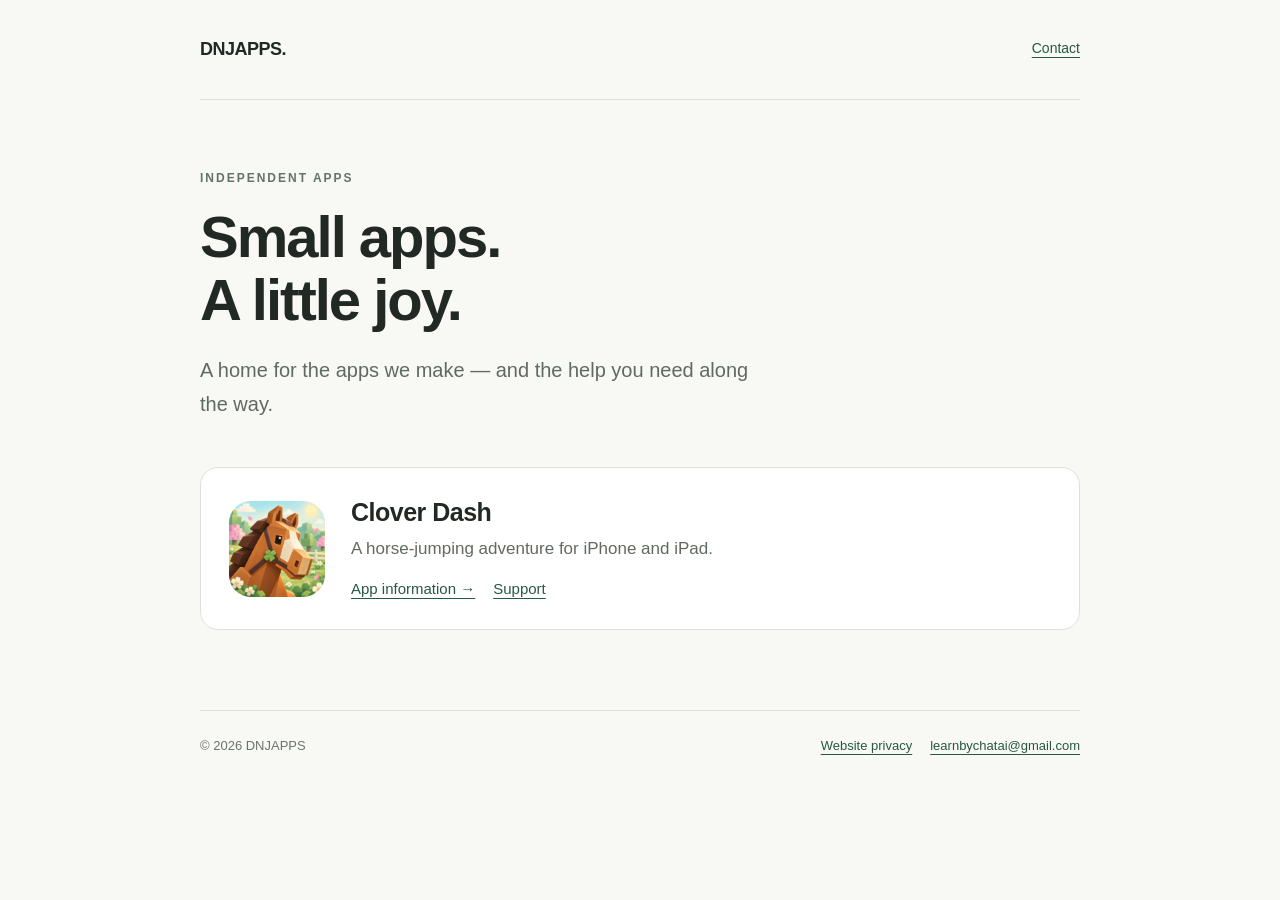
<file: index.html>
<!doctype html>
<html lang="en"><head><meta charset="utf-8"><meta name="viewport" content="width=device-width,initial-scale=1"><title>Small apps. A little joy. · DNJAPPS</title><meta name="description" content="Independent apps by DNJAPPS. Official app information, support and privacy."><meta name="theme-color" content="#f8f8f5"><link rel="canonical" href="https://dnjapps.live/"><link rel="icon" href="/assets/favicon.svg" type="image/svg+xml"><link rel="stylesheet" href="/assets/site.css"></head><body><header><a class="brand" href="/">DNJAPPS<span aria-hidden="true">.</span></a><a class="toplink" href="mailto:learnbychatai@gmail.com">Contact</a></header><main><p class="eyebrow">Independent apps</p><h1>Small apps.<br>A little joy.</h1><p class="lead">A home for the apps we make — and the help you need along the way.</p><section class="card" aria-labelledby="clover-title"><img class="icon" src="/assets/clover-dash.png" width="96" height="96" alt="Clover Dash horse and rider"><div><h2 id="clover-title">Clover Dash</h2><p>A horse-jumping adventure for iPhone and iPad.</p><div class="links"><a href="/clover-dash/">App information →</a><a href="/clover-dash/support.html">Support</a></div></div></section></main><footer><span>© 2026 DNJAPPS</span><div class="links"><a href="/privacy.html">Website privacy</a><a href="mailto:learnbychatai@gmail.com">learnbychatai@gmail.com</a></div></footer></body></html>
</file>
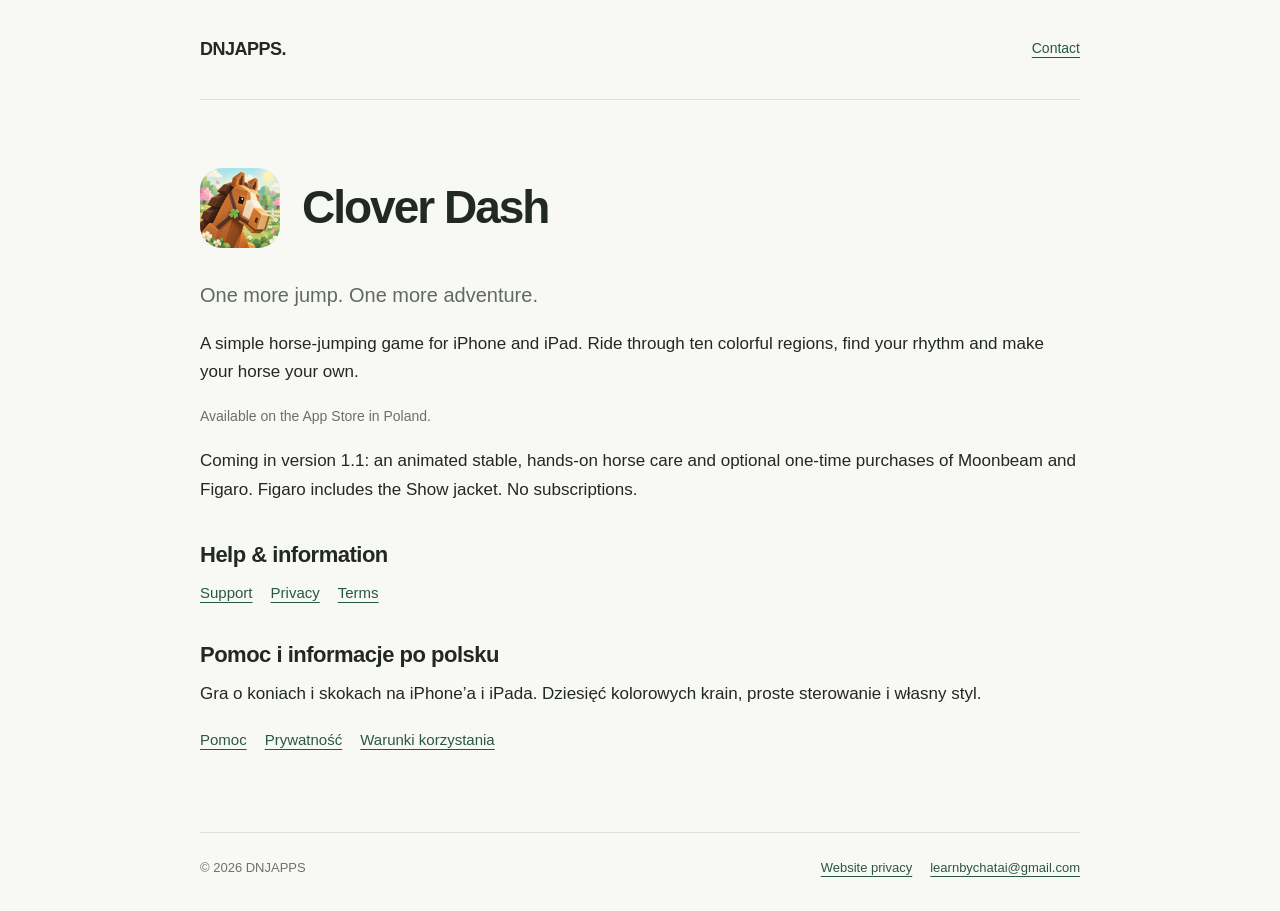
<file: clover-dash/index.html>
<!doctype html>
<html lang="en"><head><meta charset="utf-8"><meta name="viewport" content="width=device-width,initial-scale=1"><title>Clover Dash · DNJAPPS</title><meta name="description" content="Independent apps by DNJAPPS. Official app information, support and privacy."><meta name="theme-color" content="#f8f8f5"><link rel="canonical" href="https://dnjapps.live/clover-dash/index.html"><link rel="icon" href="/assets/favicon.svg" type="image/svg+xml"><link rel="stylesheet" href="/assets/site.css"></head><body><header><a class="brand" href="/">DNJAPPS<span aria-hidden="true">.</span></a><a class="toplink" href="mailto:learnbychatai@gmail.com">Contact</a></header><main><div class="apphead"><img class="icon" src="/assets/clover-dash.png" width="80" height="80" alt=""><h1>Clover Dash</h1></div><p class="lead">One more jump. One more adventure.</p><p>A simple horse-jumping game for iPhone and iPad. Ride through ten colorful regions, find your rhythm and make your horse your own.</p><p class="muted">Available on the App Store in Poland.</p><p>Coming in version 1.1: an animated stable, hands-on horse care and optional one-time purchases of Moonbeam and Figaro. Figaro includes the Show jacket. No subscriptions.</p><h2>Help &amp; information</h2><div class="links"><a href="support.html">Support</a><a href="privacy.html">Privacy</a><a href="terms.html">Terms</a></div><section lang="pl"><h2>Pomoc i informacje po polsku</h2><p>Gra o koniach i skokach na iPhone’a i iPada. Dziesięć kolorowych krain, proste sterowanie i własny styl.</p><div class="links"><a href="pl/support.html">Pomoc</a><a href="pl/privacy.html">Prywatność</a><a href="pl/terms.html">Warunki korzystania</a></div></section></main><footer><span>© 2026 DNJAPPS</span><div class="links"><a href="/privacy.html">Website privacy</a><a href="mailto:learnbychatai@gmail.com">learnbychatai@gmail.com</a></div></footer></body></html>
</file>
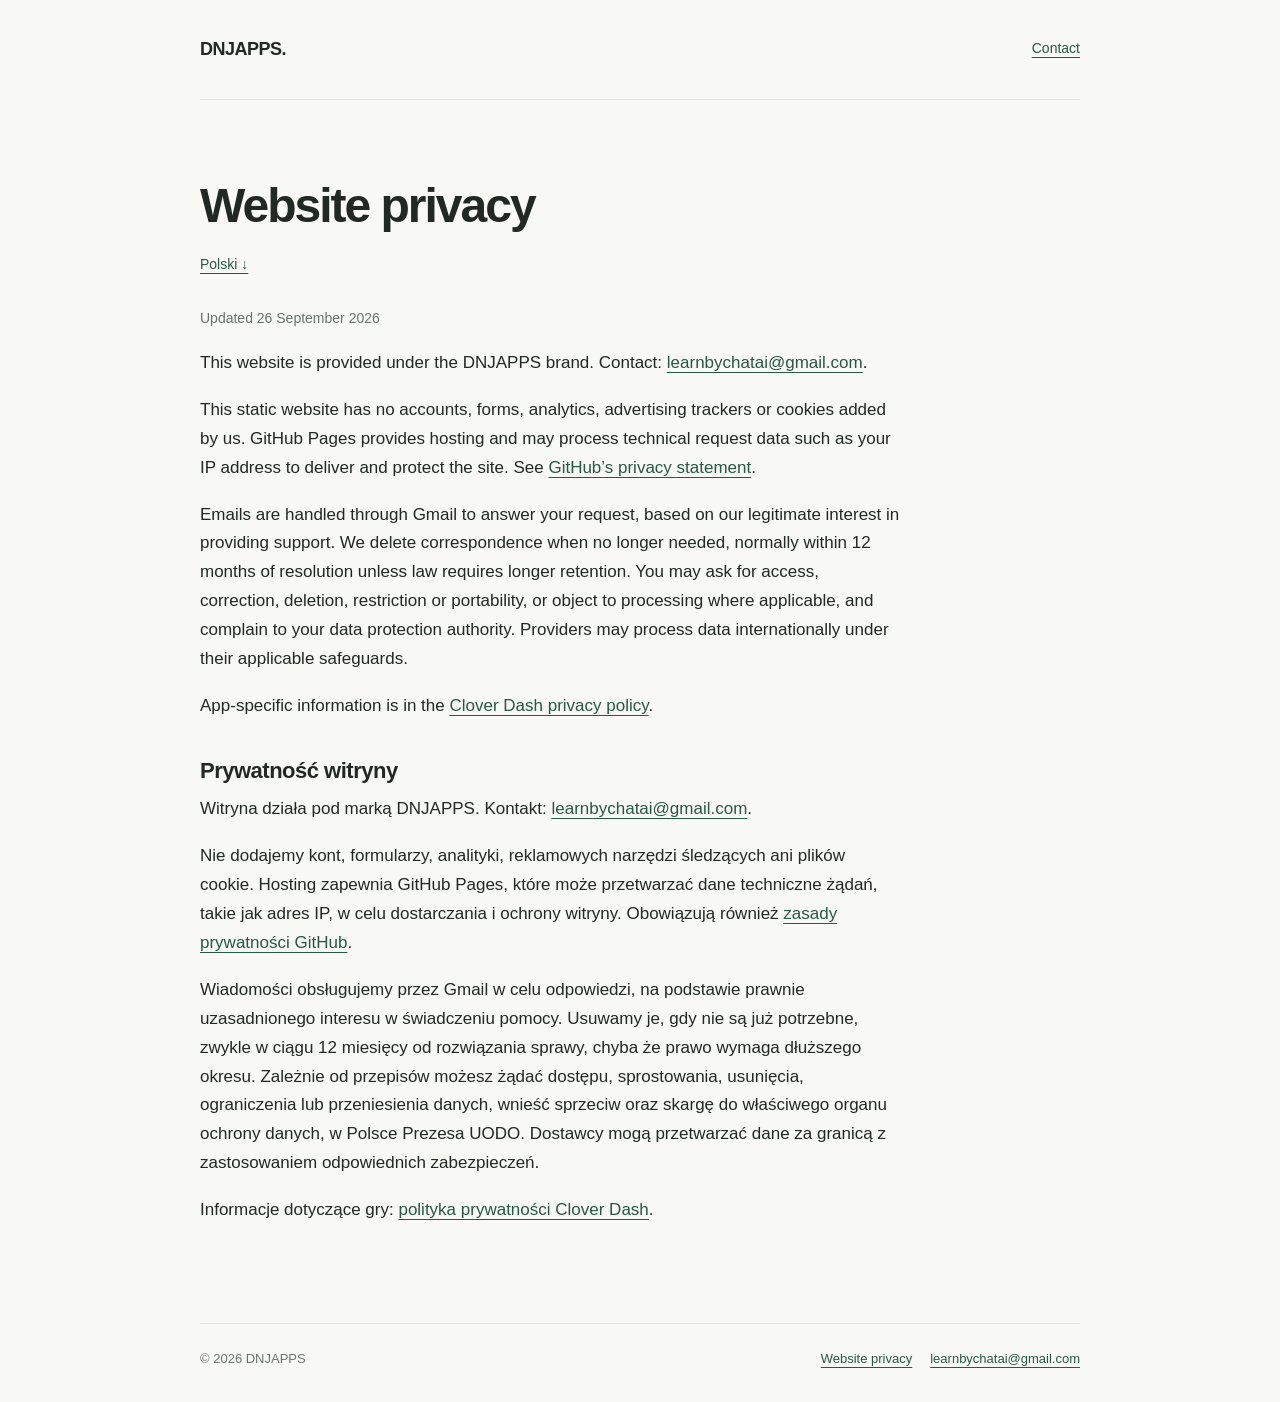
<file: privacy.html>
<!doctype html>
<html lang="en"><head><meta charset="utf-8"><meta name="viewport" content="width=device-width,initial-scale=1"><title>Website privacy · DNJAPPS</title><meta name="description" content="Independent apps by DNJAPPS. Official app information, support and privacy."><meta name="theme-color" content="#f8f8f5"><link rel="canonical" href="https://dnjapps.live/privacy.html"><link rel="icon" href="/assets/favicon.svg" type="image/svg+xml"><link rel="stylesheet" href="/assets/site.css"></head><body><header><a class="brand" href="/">DNJAPPS<span aria-hidden="true">.</span></a><a class="toplink" href="mailto:learnbychatai@gmail.com">Contact</a></header><main><article class="article"><h1>Website privacy</h1><p class="lang"><a href="#pl">Polski ↓</a></p><p class="meta">Updated 26 September 2026</p><p>This website is provided under the DNJAPPS brand. Contact: <a href="mailto:learnbychatai@gmail.com">learnbychatai@gmail.com</a>.</p><p>This static website has no accounts, forms, analytics, advertising trackers or cookies added by us. GitHub Pages provides hosting and may process technical request data such as your IP address to deliver and protect the site. See <a href="https://docs.github.com/en/site-policy/privacy-policies/github-general-privacy-statement">GitHub’s privacy statement</a>.</p><p>Emails are handled through Gmail to answer your request, based on our legitimate interest in providing support. We delete correspondence when no longer needed, normally within 12 months of resolution unless law requires longer retention. You may ask for access, correction, deletion, restriction or portability, or object to processing where applicable, and complain to your data protection authority. Providers may process data internationally under their applicable safeguards.</p><p>App-specific information is in the <a href="/clover-dash/privacy.html">Clover Dash privacy policy</a>.</p><section id="pl" lang="pl"><h2>Prywatność witryny</h2><p>Witryna działa pod marką DNJAPPS. Kontakt: <a href="mailto:learnbychatai@gmail.com">learnbychatai@gmail.com</a>.</p><p>Nie dodajemy kont, formularzy, analityki, reklamowych narzędzi śledzących ani plików cookie. Hosting zapewnia GitHub Pages, które może przetwarzać dane techniczne żądań, takie jak adres IP, w celu dostarczania i ochrony witryny. Obowiązują również <a href="https://docs.github.com/en/site-policy/privacy-policies/github-general-privacy-statement">zasady prywatności GitHub</a>.</p><p>Wiadomości obsługujemy przez Gmail w celu odpowiedzi, na podstawie prawnie uzasadnionego interesu w świadczeniu pomocy. Usuwamy je, gdy nie są już potrzebne, zwykle w ciągu 12 miesięcy od rozwiązania sprawy, chyba że prawo wymaga dłuższego okresu. Zależnie od przepisów możesz żądać dostępu, sprostowania, usunięcia, ograniczenia lub przeniesienia danych, wnieść sprzeciw oraz skargę do właściwego organu ochrony danych, w Polsce Prezesa UODO. Dostawcy mogą przetwarzać dane za granicą z zastosowaniem odpowiednich zabezpieczeń.</p><p>Informacje dotyczące gry: <a href="/clover-dash/pl/privacy.html">polityka prywatności Clover Dash</a>.</p></section></article></main><footer><span>© 2026 DNJAPPS</span><div class="links"><a href="/privacy.html">Website privacy</a><a href="mailto:learnbychatai@gmail.com">learnbychatai@gmail.com</a></div></footer></body></html>
</file>
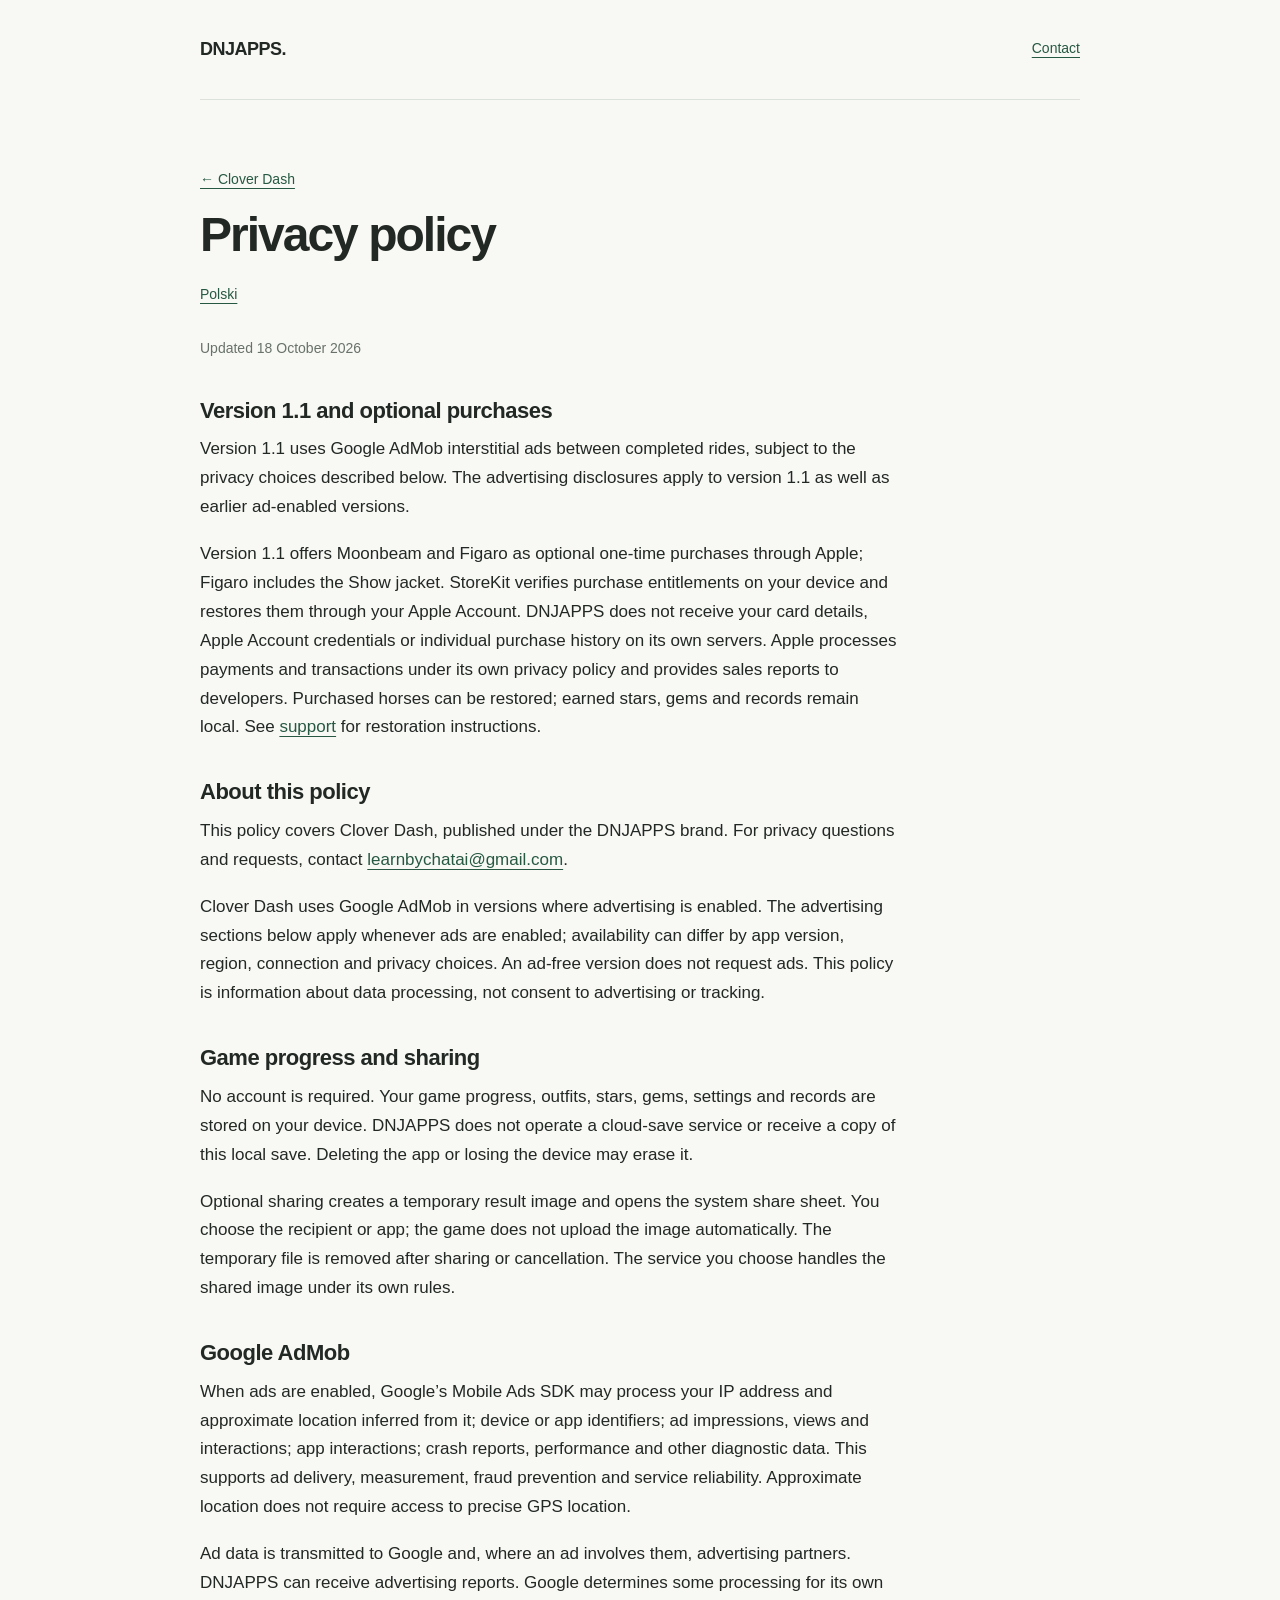
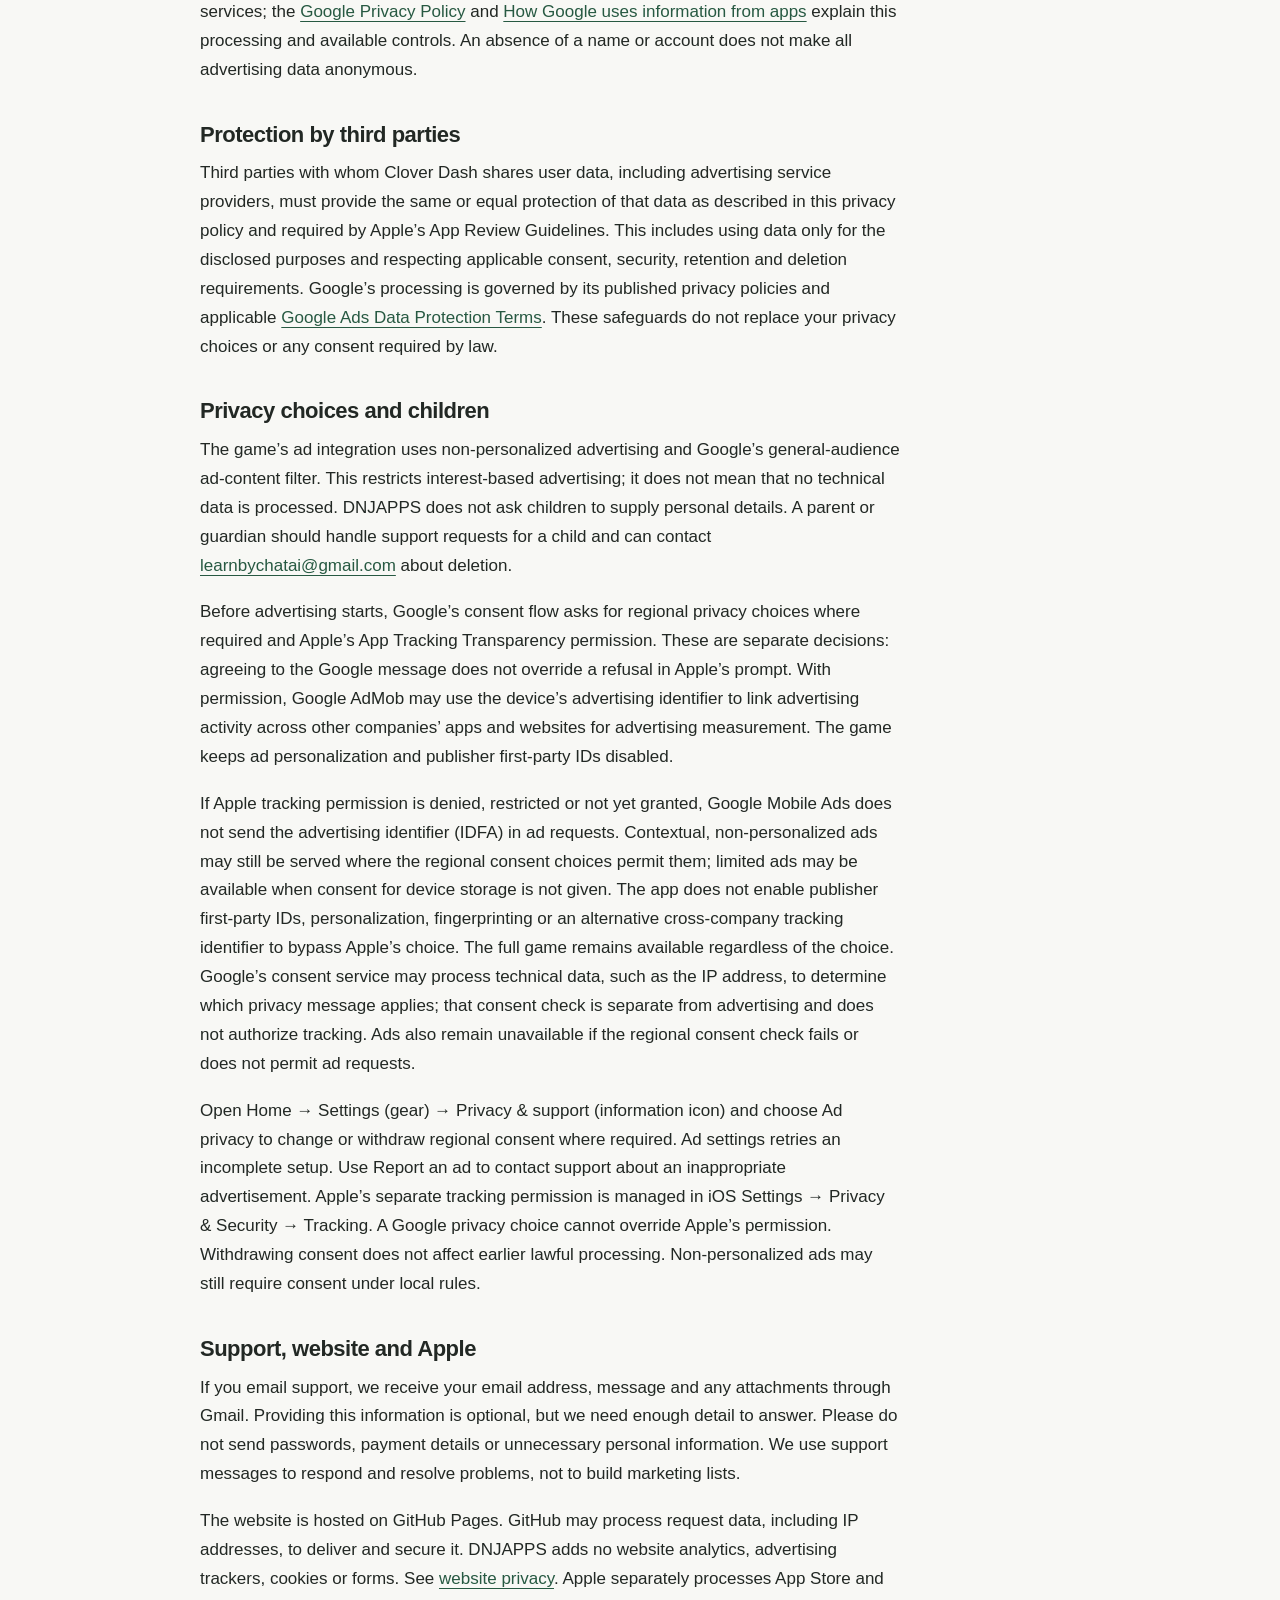
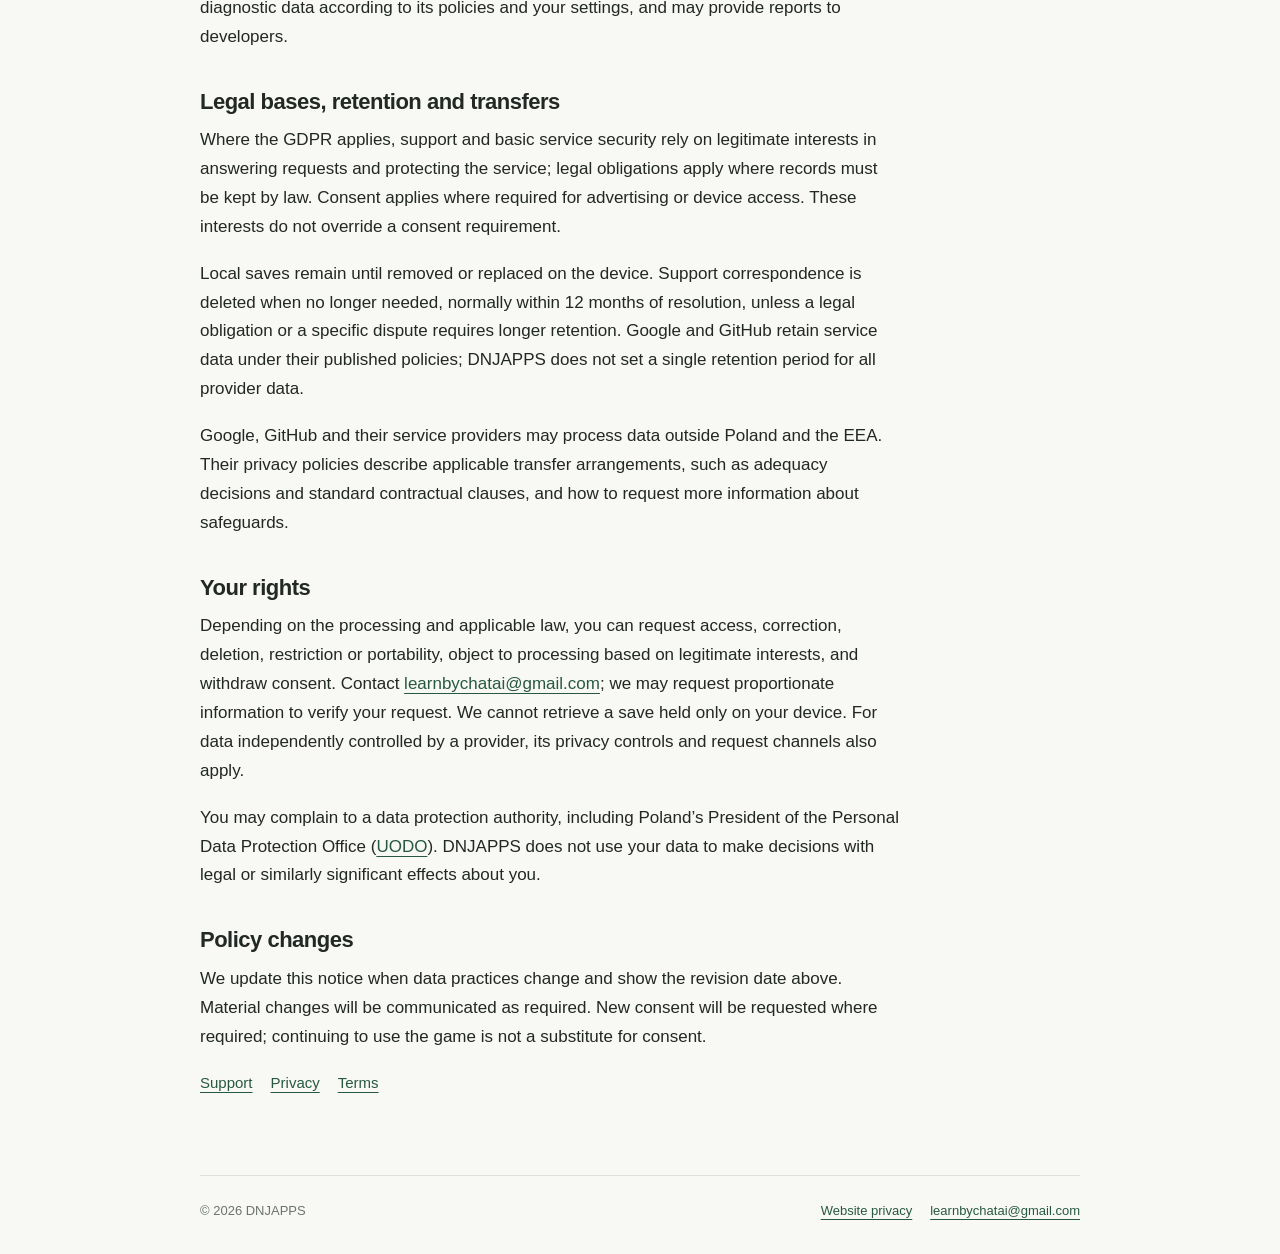
<file: clover-dash/privacy.html>
<!doctype html>
<html lang="en"><head><meta charset="utf-8"><meta name="viewport" content="width=device-width,initial-scale=1"><title>Privacy policy · Clover Dash · DNJAPPS</title><meta name="description" content="Independent apps by DNJAPPS. Official app information, support and privacy."><meta name="theme-color" content="#f8f8f5"><link rel="canonical" href="https://dnjapps.live/clover-dash/privacy.html"><link rel="icon" href="/assets/favicon.svg" type="image/svg+xml"><link rel="stylesheet" href="/assets/site.css"></head><body><header><a class="brand" href="/">DNJAPPS<span aria-hidden="true">.</span></a><a class="toplink" href="mailto:learnbychatai@gmail.com">Contact</a></header><main><article class="article"><p class="back"><a href="/clover-dash/">← Clover Dash</a></p><h1>Privacy policy</h1><p class="lang"><a href="pl/privacy.html" hreflang="pl">Polski</a></p><p class="meta">Updated 18 October 2026</p><h2>Version 1.1 and optional purchases</h2><p>Version 1.1 uses Google AdMob interstitial ads between completed rides, subject to the privacy choices described below. The advertising disclosures apply to version 1.1 as well as earlier ad-enabled versions.</p><p>Version 1.1 offers Moonbeam and Figaro as optional one-time purchases through Apple; Figaro includes the Show jacket. StoreKit verifies purchase entitlements on your device and restores them through your Apple Account. DNJAPPS does not receive your card details, Apple Account credentials or individual purchase history on its own servers. Apple processes payments and transactions under its own privacy policy and provides sales reports to developers. Purchased horses can be restored; earned stars, gems and records remain local. See <a href="support.html">support</a> for restoration instructions.</p><h2>About this policy</h2><p>This policy covers Clover Dash, published under the DNJAPPS brand. For privacy questions and requests, contact <a href="mailto:learnbychatai@gmail.com">learnbychatai@gmail.com</a>.</p><p>Clover Dash uses Google AdMob in versions where advertising is enabled. The advertising sections below apply whenever ads are enabled; availability can differ by app version, region, connection and privacy choices. An ad-free version does not request ads. This policy is information about data processing, not consent to advertising or tracking.</p><h2>Game progress and sharing</h2><p>No account is required. Your game progress, outfits, stars, gems, settings and records are stored on your device. DNJAPPS does not operate a cloud-save service or receive a copy of this local save. Deleting the app or losing the device may erase it.</p><p>Optional sharing creates a temporary result image and opens the system share sheet. You choose the recipient or app; the game does not upload the image automatically. The temporary file is removed after sharing or cancellation. The service you choose handles the shared image under its own rules.</p><h2>Google AdMob</h2><p>When ads are enabled, Google’s Mobile Ads SDK may process your IP address and approximate location inferred from it; device or app identifiers; ad impressions, views and interactions; app interactions; crash reports, performance and other diagnostic data. This supports ad delivery, measurement, fraud prevention and service reliability. Approximate location does not require access to precise GPS location.</p><p>Ad data is transmitted to Google and, where an ad involves them, advertising partners. DNJAPPS can receive advertising reports. Google determines some processing for its own services; the <a href="https://policies.google.com/privacy">Google Privacy Policy</a> and <a href="https://policies.google.com/technologies/partner-sites">How Google uses information from apps</a> explain this processing and available controls. An absence of a name or account does not make all advertising data anonymous.</p><h2>Protection by third parties</h2><p>Third parties with whom Clover Dash shares user data, including advertising service providers, must provide the same or equal protection of that data as described in this privacy policy and required by Apple’s App Review Guidelines. This includes using data only for the disclosed purposes and respecting applicable consent, security, retention and deletion requirements. Google’s processing is governed by its published privacy policies and applicable <a href="https://business.safety.google/adscontrollerterms/">Google Ads Data Protection Terms</a>. These safeguards do not replace your privacy choices or any consent required by law.</p><h2>Privacy choices and children</h2><p>The game’s ad integration uses non-personalized advertising and Google’s general-audience ad-content filter. This restricts interest-based advertising; it does not mean that no technical data is processed. DNJAPPS does not ask children to supply personal details. A parent or guardian should handle support requests for a child and can contact <a href="mailto:learnbychatai@gmail.com">learnbychatai@gmail.com</a> about deletion.</p><p>Before advertising starts, Google’s consent flow asks for regional privacy choices where required and Apple’s App Tracking Transparency permission. These are separate decisions: agreeing to the Google message does not override a refusal in Apple’s prompt. With permission, Google AdMob may use the device’s advertising identifier to link advertising activity across other companies’ apps and websites for advertising measurement. The game keeps ad personalization and publisher first-party IDs disabled.</p><p>If Apple tracking permission is denied, restricted or not yet granted, Google Mobile Ads does not send the advertising identifier (IDFA) in ad requests. Contextual, non-personalized ads may still be served where the regional consent choices permit them; limited ads may be available when consent for device storage is not given. The app does not enable publisher first-party IDs, personalization, fingerprinting or an alternative cross-company tracking identifier to bypass Apple’s choice. The full game remains available regardless of the choice. Google’s consent service may process technical data, such as the IP address, to determine which privacy message applies; that consent check is separate from advertising and does not authorize tracking. Ads also remain unavailable if the regional consent check fails or does not permit ad requests.</p><p>Open Home → Settings (gear) → Privacy &amp; support (information icon) and choose Ad privacy to change or withdraw regional consent where required. Ad settings retries an incomplete setup. Use Report an ad to contact support about an inappropriate advertisement. Apple’s separate tracking permission is managed in iOS Settings → Privacy &amp; Security → Tracking. A Google privacy choice cannot override Apple’s permission. Withdrawing consent does not affect earlier lawful processing. Non-personalized ads may still require consent under local rules.</p><h2>Support, website and Apple</h2><p>If you email support, we receive your email address, message and any attachments through Gmail. Providing this information is optional, but we need enough detail to answer. Please do not send passwords, payment details or unnecessary personal information. We use support messages to respond and resolve problems, not to build marketing lists.</p><p>The website is hosted on GitHub Pages. GitHub may process request data, including IP addresses, to deliver and secure it. DNJAPPS adds no website analytics, advertising trackers, cookies or forms. See <a href="/privacy.html">website privacy</a>. Apple separately processes App Store and diagnostic data according to its policies and your settings, and may provide reports to developers.</p><h2>Legal bases, retention and transfers</h2><p>Where the GDPR applies, support and basic service security rely on legitimate interests in answering requests and protecting the service; legal obligations apply where records must be kept by law. Consent applies where required for advertising or device access. These interests do not override a consent requirement.</p><p>Local saves remain until removed or replaced on the device. Support correspondence is deleted when no longer needed, normally within 12 months of resolution, unless a legal obligation or a specific dispute requires longer retention. Google and GitHub retain service data under their published policies; DNJAPPS does not set a single retention period for all provider data.</p><p>Google, GitHub and their service providers may process data outside Poland and the EEA. Their privacy policies describe applicable transfer arrangements, such as adequacy decisions and standard contractual clauses, and how to request more information about safeguards.</p><h2>Your rights</h2><p>Depending on the processing and applicable law, you can request access, correction, deletion, restriction or portability, object to processing based on legitimate interests, and withdraw consent. Contact <a href="mailto:learnbychatai@gmail.com">learnbychatai@gmail.com</a>; we may request proportionate information to verify your request. We cannot retrieve a save held only on your device. For data independently controlled by a provider, its privacy controls and request channels also apply.</p><p>You may complain to a data protection authority, including Poland’s President of the Personal Data Protection Office (<a href="https://uodo.gov.pl/">UODO</a>). DNJAPPS does not use your data to make decisions with legal or similarly significant effects about you.</p><h2>Policy changes</h2><p>We update this notice when data practices change and show the revision date above. Material changes will be communicated as required. New consent will be requested where required; continuing to use the game is not a substitute for consent.</p><nav class="links"><a href="support.html">Support</a><a href="privacy.html">Privacy</a><a href="terms.html">Terms</a></nav></article></main><footer><span>© 2026 DNJAPPS</span><div class="links"><a href="/privacy.html">Website privacy</a><a href="mailto:learnbychatai@gmail.com">learnbychatai@gmail.com</a></div></footer></body></html>
</file>
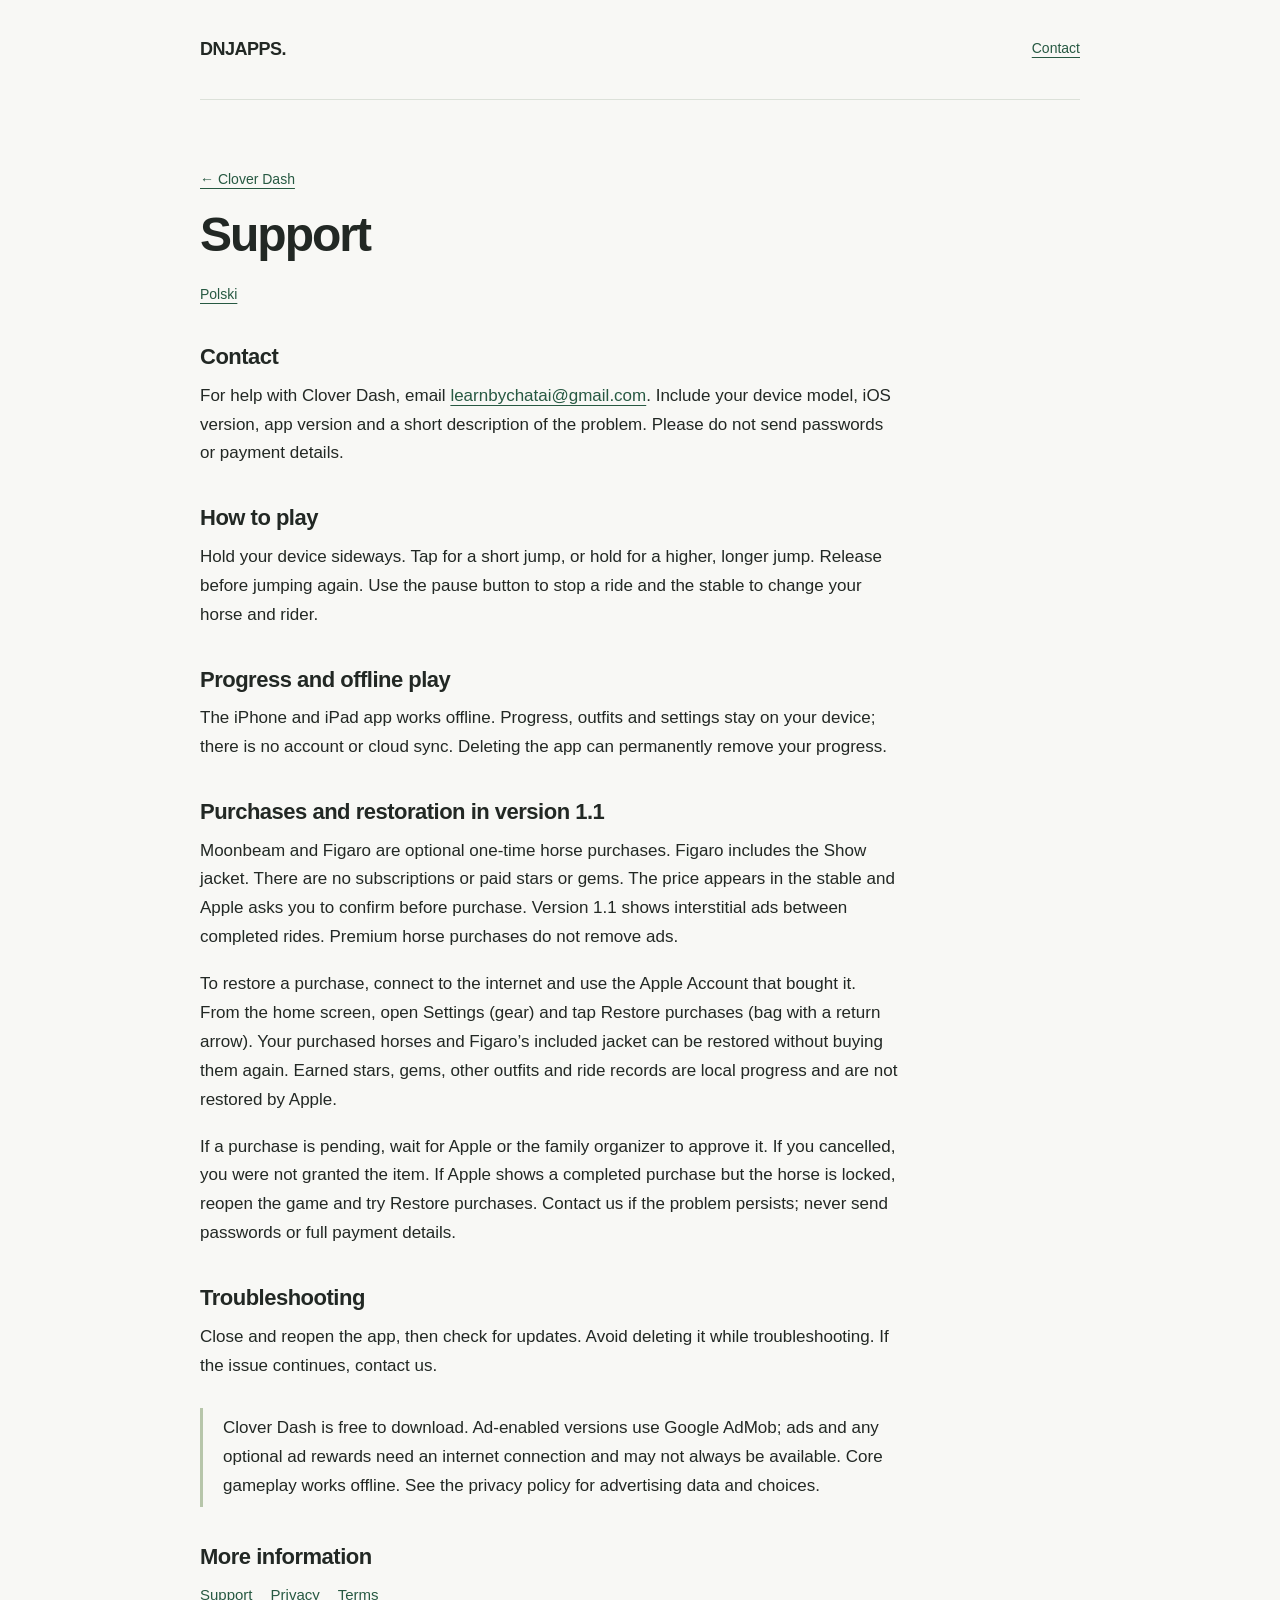
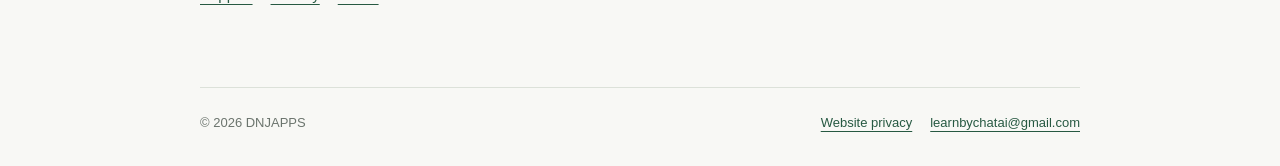
<file: clover-dash/support.html>
<!doctype html>
<html lang="en"><head><meta charset="utf-8"><meta name="viewport" content="width=device-width,initial-scale=1"><title>Support · Clover Dash · DNJAPPS</title><meta name="description" content="Independent apps by DNJAPPS. Official app information, support and privacy."><meta name="theme-color" content="#f8f8f5"><link rel="canonical" href="https://dnjapps.live/clover-dash/support.html"><link rel="icon" href="/assets/favicon.svg" type="image/svg+xml"><link rel="stylesheet" href="/assets/site.css"></head><body><header><a class="brand" href="/">DNJAPPS<span aria-hidden="true">.</span></a><a class="toplink" href="mailto:learnbychatai@gmail.com">Contact</a></header><main><article class="article"><p class="back"><a href="/clover-dash/">← Clover Dash</a></p><h1>Support</h1><p class="lang"><a href="pl/support.html" hreflang="pl">Polski</a></p><h2>Contact</h2><p>For help with Clover Dash, email <a href="mailto:learnbychatai@gmail.com">learnbychatai@gmail.com</a>. Include your device model, iOS version, app version and a short description of the problem. Please do not send passwords or payment details.</p><h2>How to play</h2><p>Hold your device sideways. Tap for a short jump, or hold for a higher, longer jump. Release before jumping again. Use the pause button to stop a ride and the stable to change your horse and rider.</p><h2>Progress and offline play</h2><p>The iPhone and iPad app works offline. Progress, outfits and settings stay on your device; there is no account or cloud sync. Deleting the app can permanently remove your progress.</p><h2>Purchases and restoration in version 1.1</h2><p>Moonbeam and Figaro are optional one-time horse purchases. Figaro includes the Show jacket. There are no subscriptions or paid stars or gems. The price appears in the stable and Apple asks you to confirm before purchase. Version 1.1 shows interstitial ads between completed rides. Premium horse purchases do not remove ads.</p><p>To restore a purchase, connect to the internet and use the Apple Account that bought it. From the home screen, open Settings (gear) and tap Restore purchases (bag with a return arrow). Your purchased horses and Figaro’s included jacket can be restored without buying them again. Earned stars, gems, other outfits and ride records are local progress and are not restored by Apple.</p><p>If a purchase is pending, wait for Apple or the family organizer to approve it. If you cancelled, you were not granted the item. If Apple shows a completed purchase but the horse is locked, reopen the game and try Restore purchases. Contact us if the problem persists; never send passwords or full payment details.</p><h2>Troubleshooting</h2><p>Close and reopen the app, then check for updates. Avoid deleting it while troubleshooting. If the issue continues, contact us.</p><p class="note">Clover Dash is free to download. Ad-enabled versions use Google AdMob; ads and any optional ad rewards need an internet connection and may not always be available. Core gameplay works offline. See the privacy policy for advertising data and choices.</p><h2>More information</h2><nav class="links"><a href="support.html">Support</a><a href="privacy.html">Privacy</a><a href="terms.html">Terms</a></nav></article></main><footer><span>© 2026 DNJAPPS</span><div class="links"><a href="/privacy.html">Website privacy</a><a href="mailto:learnbychatai@gmail.com">learnbychatai@gmail.com</a></div></footer></body></html>
</file>
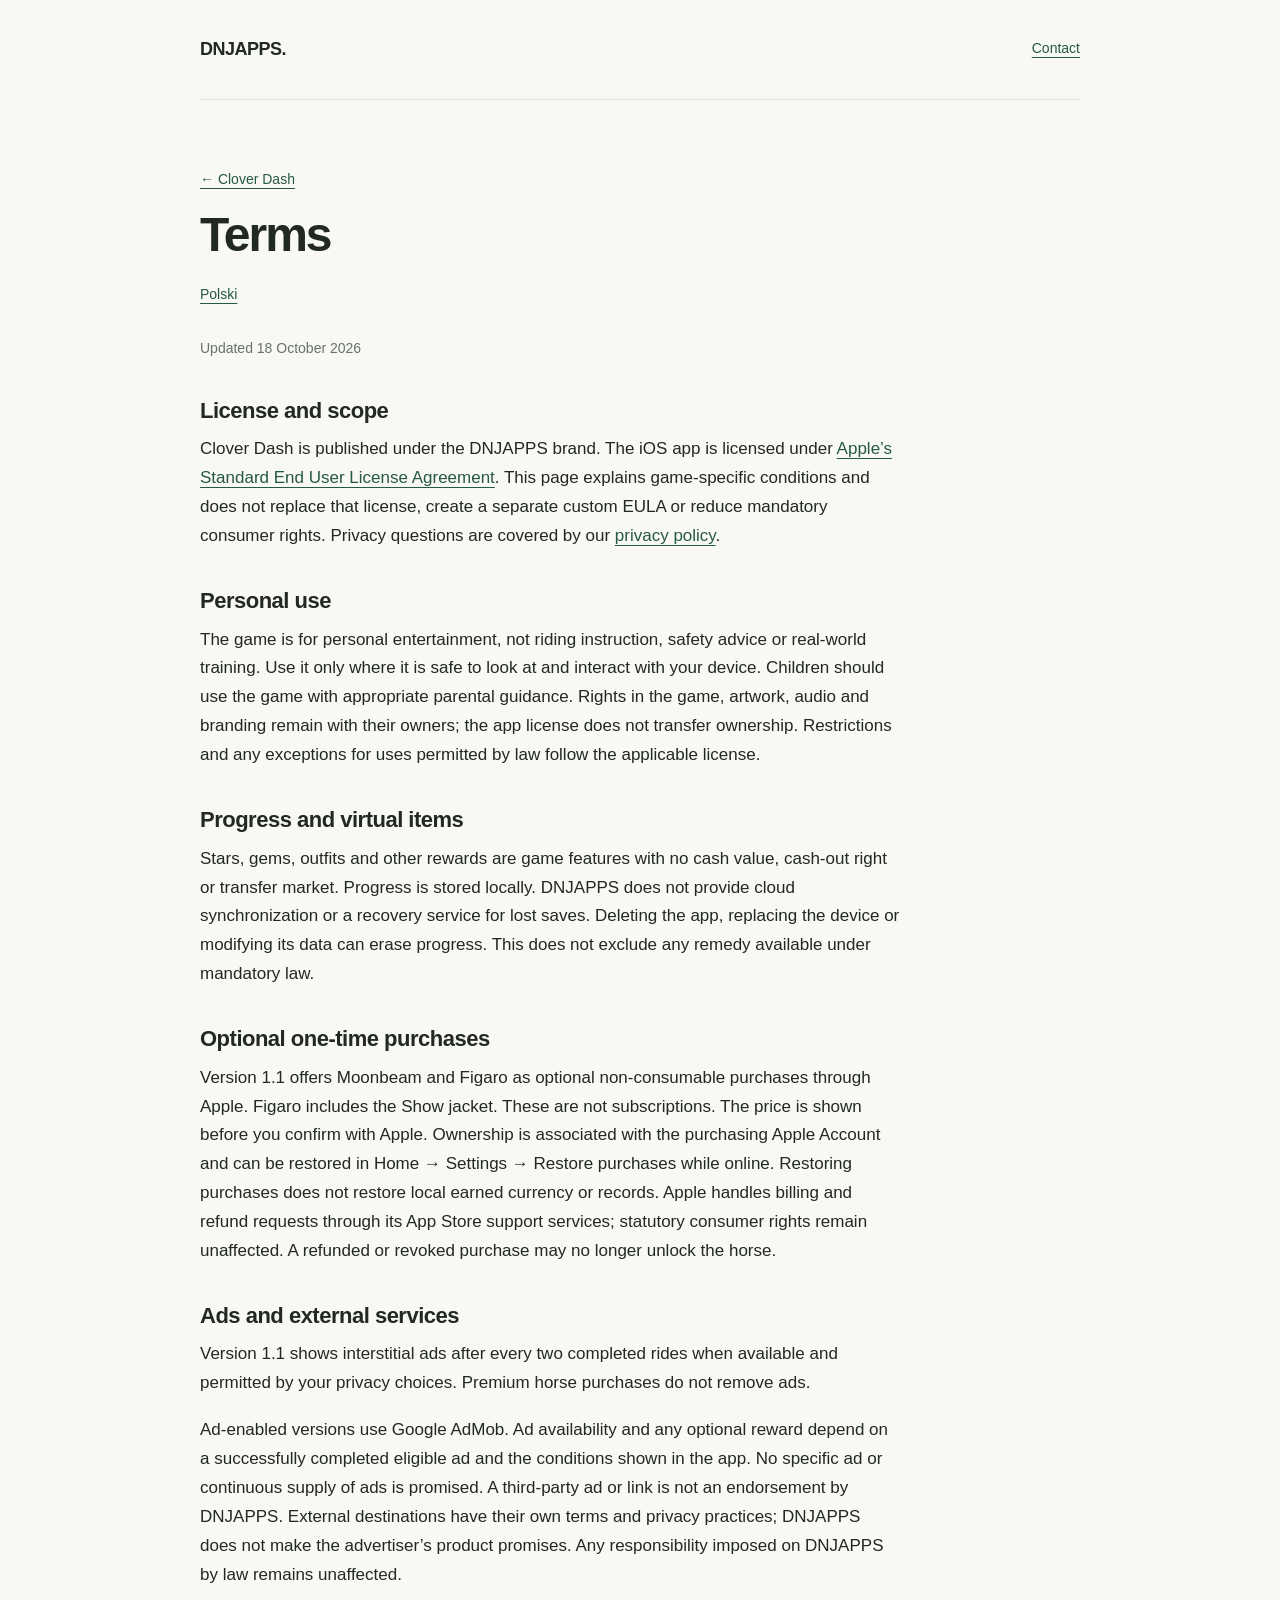
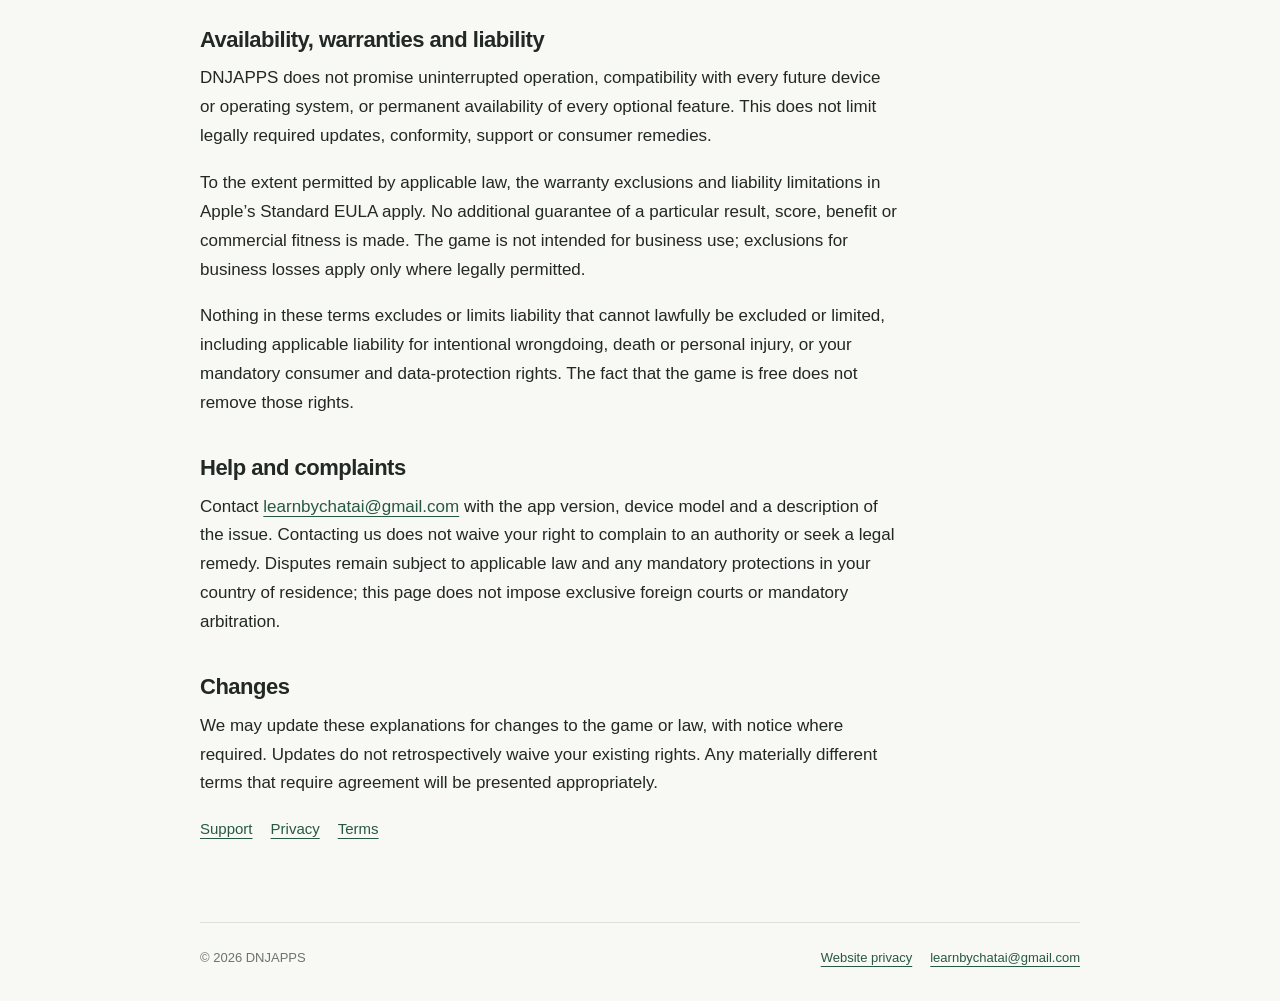
<file: clover-dash/terms.html>
<!doctype html>
<html lang="en"><head><meta charset="utf-8"><meta name="viewport" content="width=device-width,initial-scale=1"><title>Terms · Clover Dash · DNJAPPS</title><meta name="description" content="Independent apps by DNJAPPS. Official app information, support and privacy."><meta name="theme-color" content="#f8f8f5"><link rel="canonical" href="https://dnjapps.live/clover-dash/terms.html"><link rel="icon" href="/assets/favicon.svg" type="image/svg+xml"><link rel="stylesheet" href="/assets/site.css"></head><body><header><a class="brand" href="/">DNJAPPS<span aria-hidden="true">.</span></a><a class="toplink" href="mailto:learnbychatai@gmail.com">Contact</a></header><main><article class="article"><p class="back"><a href="/clover-dash/">← Clover Dash</a></p><h1>Terms</h1><p class="lang"><a href="pl/terms.html" hreflang="pl">Polski</a></p><p class="meta">Updated 18 October 2026</p><h2>License and scope</h2><p>Clover Dash is published under the DNJAPPS brand. The iOS app is licensed under <a href="https://www.apple.com/legal/internet-services/itunes/dev/stdeula/">Apple’s Standard End User License Agreement</a>. This page explains game-specific conditions and does not replace that license, create a separate custom EULA or reduce mandatory consumer rights. Privacy questions are covered by our <a href="privacy.html">privacy policy</a>.</p><h2>Personal use</h2><p>The game is for personal entertainment, not riding instruction, safety advice or real-world training. Use it only where it is safe to look at and interact with your device. Children should use the game with appropriate parental guidance. Rights in the game, artwork, audio and branding remain with their owners; the app license does not transfer ownership. Restrictions and any exceptions for uses permitted by law follow the applicable license.</p><h2>Progress and virtual items</h2><p>Stars, gems, outfits and other rewards are game features with no cash value, cash-out right or transfer market. Progress is stored locally. DNJAPPS does not provide cloud synchronization or a recovery service for lost saves. Deleting the app, replacing the device or modifying its data can erase progress. This does not exclude any remedy available under mandatory law.</p><h2>Optional one-time purchases</h2><p>Version 1.1 offers Moonbeam and Figaro as optional non-consumable purchases through Apple. Figaro includes the Show jacket. These are not subscriptions. The price is shown before you confirm with Apple. Ownership is associated with the purchasing Apple Account and can be restored in Home → Settings → Restore purchases while online. Restoring purchases does not restore local earned currency or records. Apple handles billing and refund requests through its App Store support services; statutory consumer rights remain unaffected. A refunded or revoked purchase may no longer unlock the horse.</p><h2>Ads and external services</h2><p>Version 1.1 shows interstitial ads after every two completed rides when available and permitted by your privacy choices. Premium horse purchases do not remove ads.</p><p>Ad-enabled versions use Google AdMob. Ad availability and any optional reward depend on a successfully completed eligible ad and the conditions shown in the app. No specific ad or continuous supply of ads is promised. A third-party ad or link is not an endorsement by DNJAPPS. External destinations have their own terms and privacy practices; DNJAPPS does not make the advertiser’s product promises. Any responsibility imposed on DNJAPPS by law remains unaffected.</p><h2>Availability, warranties and liability</h2><p>DNJAPPS does not promise uninterrupted operation, compatibility with every future device or operating system, or permanent availability of every optional feature. This does not limit legally required updates, conformity, support or consumer remedies.</p><p>To the extent permitted by applicable law, the warranty exclusions and liability limitations in Apple’s Standard EULA apply. No additional guarantee of a particular result, score, benefit or commercial fitness is made. The game is not intended for business use; exclusions for business losses apply only where legally permitted.</p><p>Nothing in these terms excludes or limits liability that cannot lawfully be excluded or limited, including applicable liability for intentional wrongdoing, death or personal injury, or your mandatory consumer and data-protection rights. The fact that the game is free does not remove those rights.</p><h2>Help and complaints</h2><p>Contact <a href="mailto:learnbychatai@gmail.com">learnbychatai@gmail.com</a> with the app version, device model and a description of the issue. Contacting us does not waive your right to complain to an authority or seek a legal remedy. Disputes remain subject to applicable law and any mandatory protections in your country of residence; this page does not impose exclusive foreign courts or mandatory arbitration.</p><h2>Changes</h2><p>We may update these explanations for changes to the game or law, with notice where required. Updates do not retrospectively waive your existing rights. Any materially different terms that require agreement will be presented appropriately.</p><nav class="links"><a href="support.html">Support</a><a href="privacy.html">Privacy</a><a href="terms.html">Terms</a></nav></article></main><footer><span>© 2026 DNJAPPS</span><div class="links"><a href="/privacy.html">Website privacy</a><a href="mailto:learnbychatai@gmail.com">learnbychatai@gmail.com</a></div></footer></body></html>
</file>
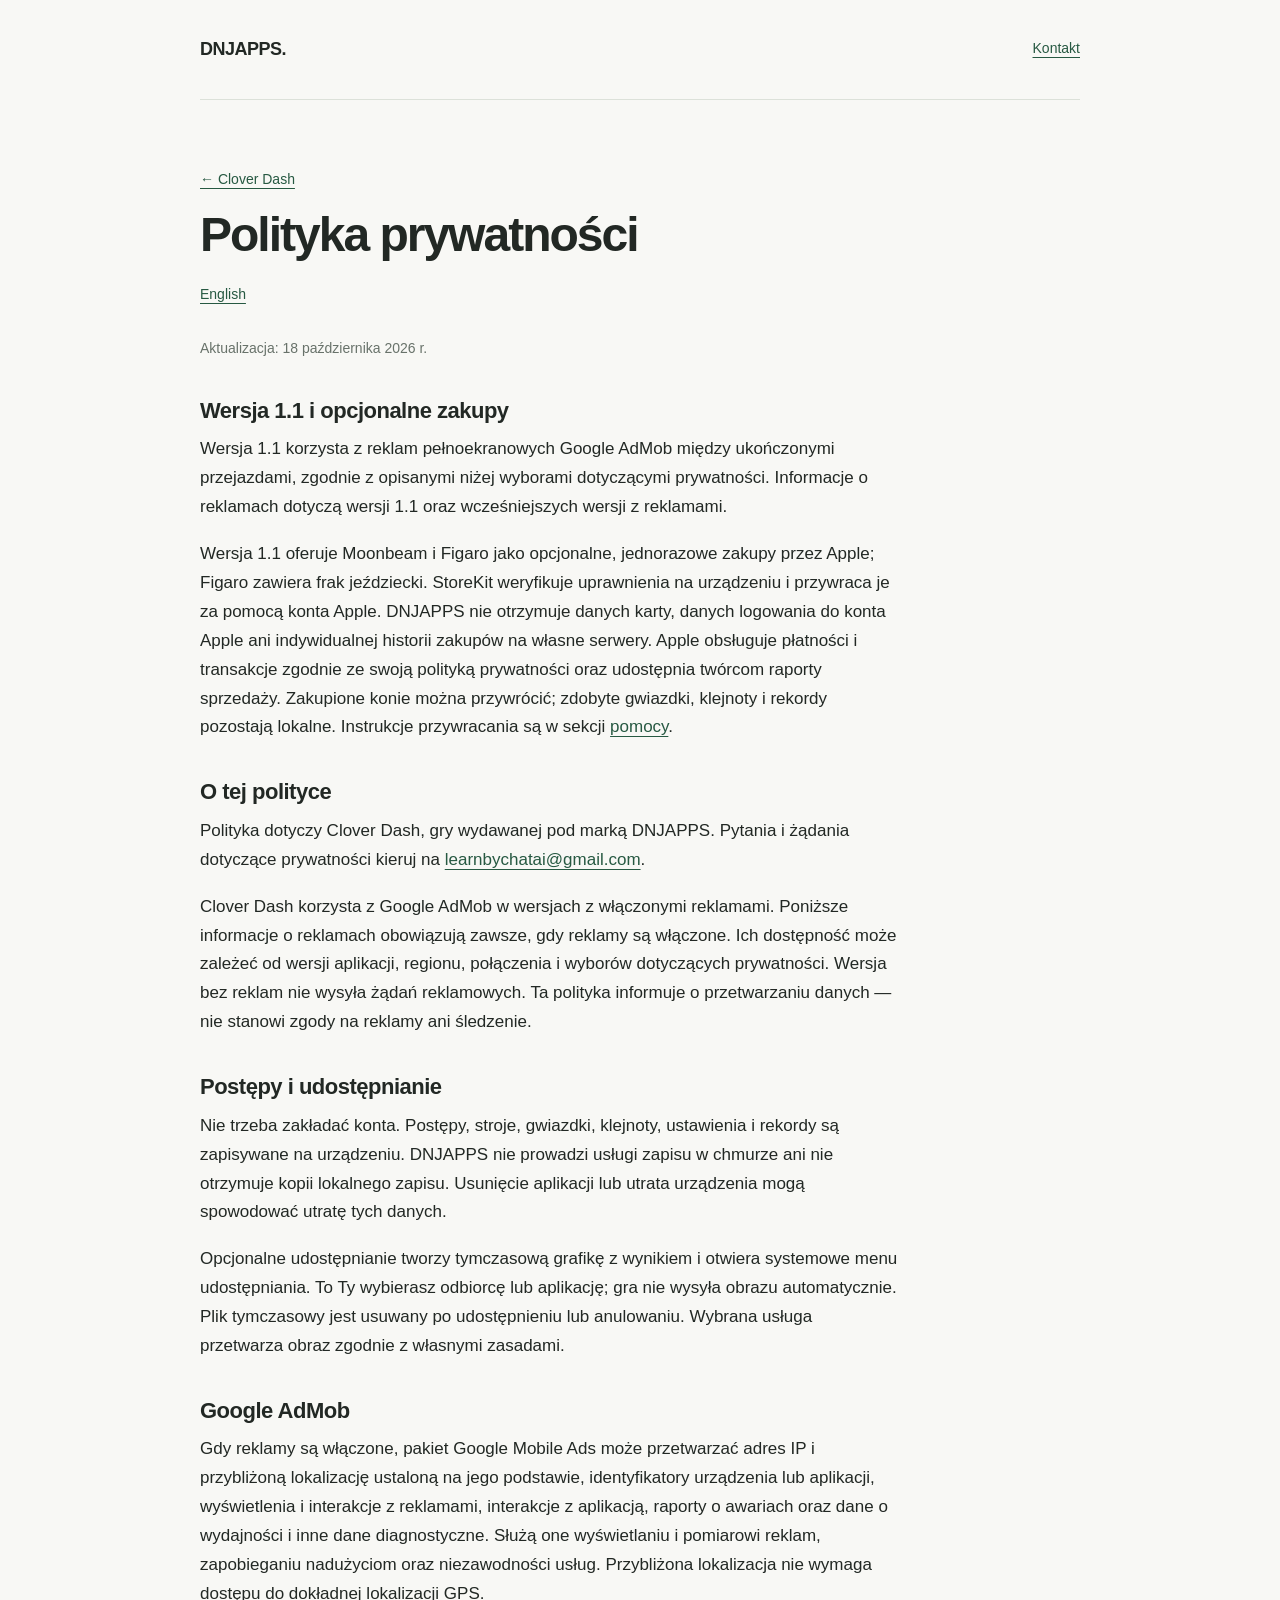
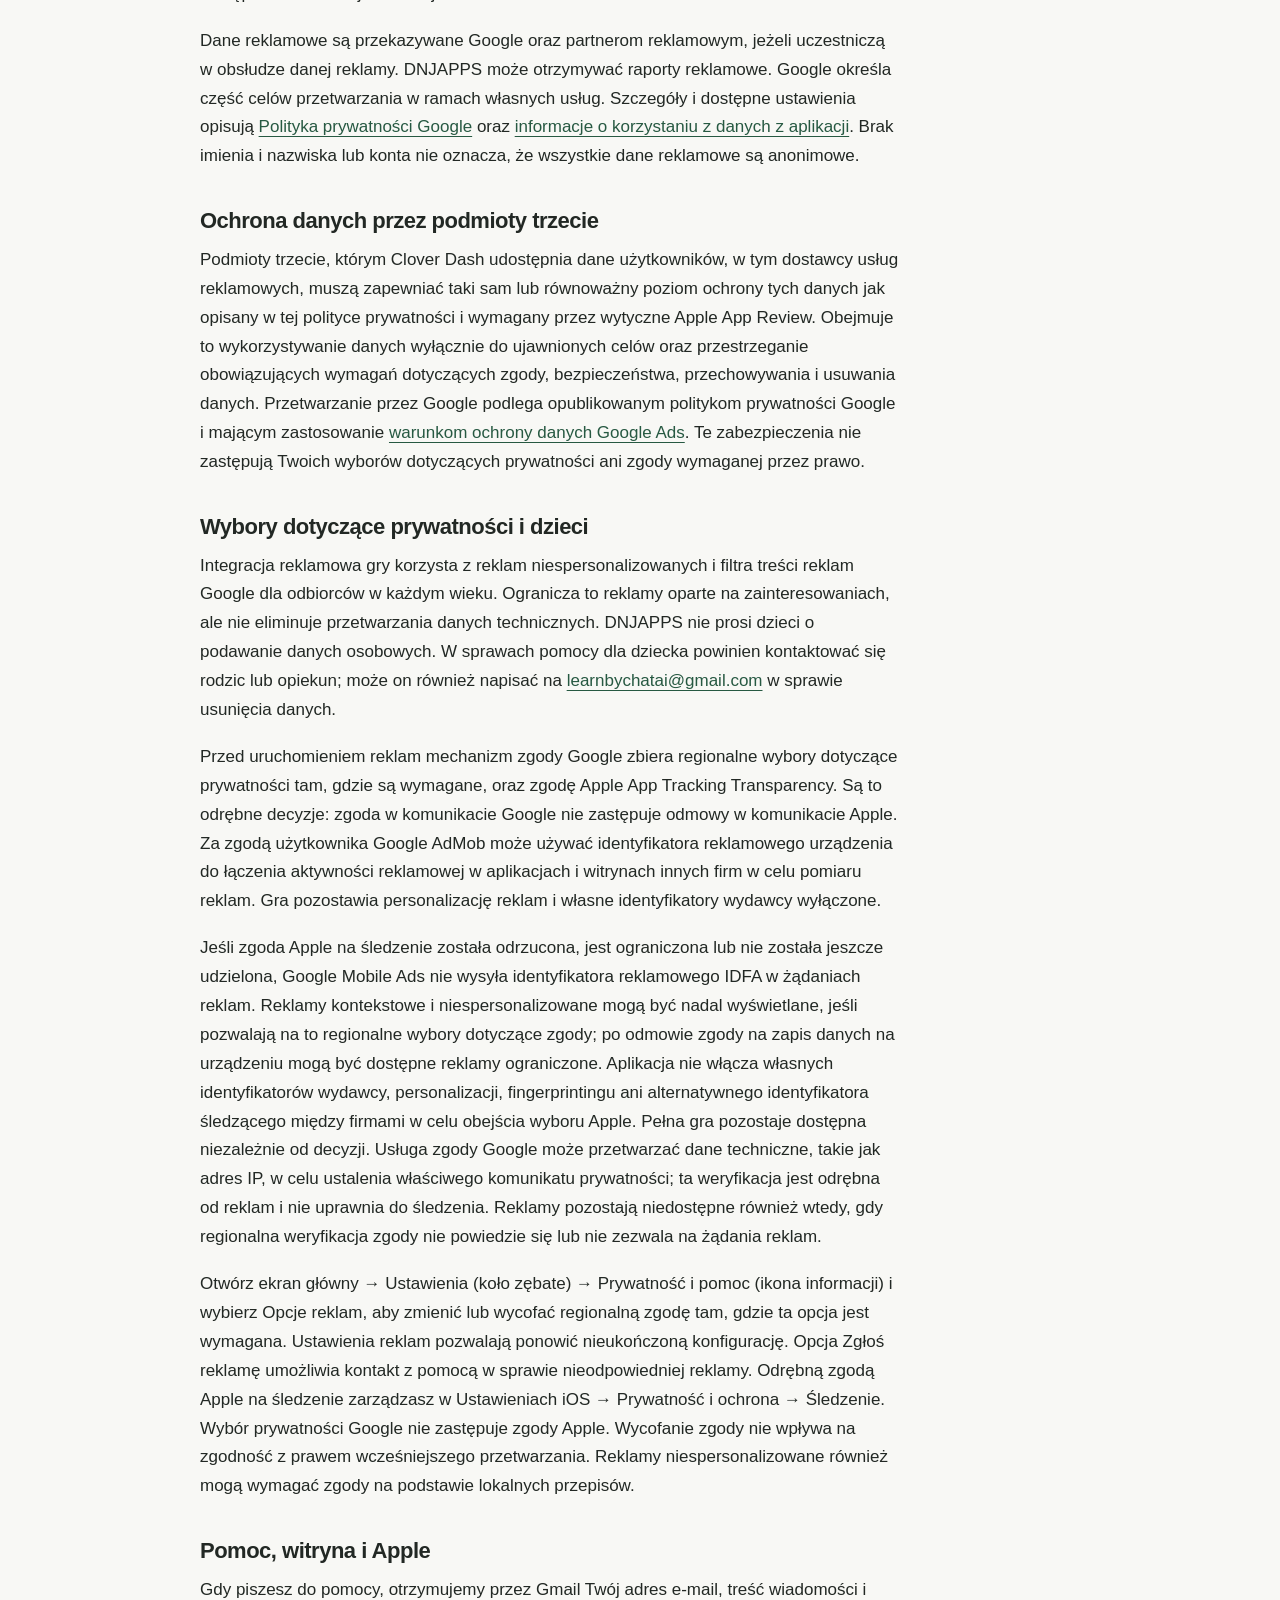
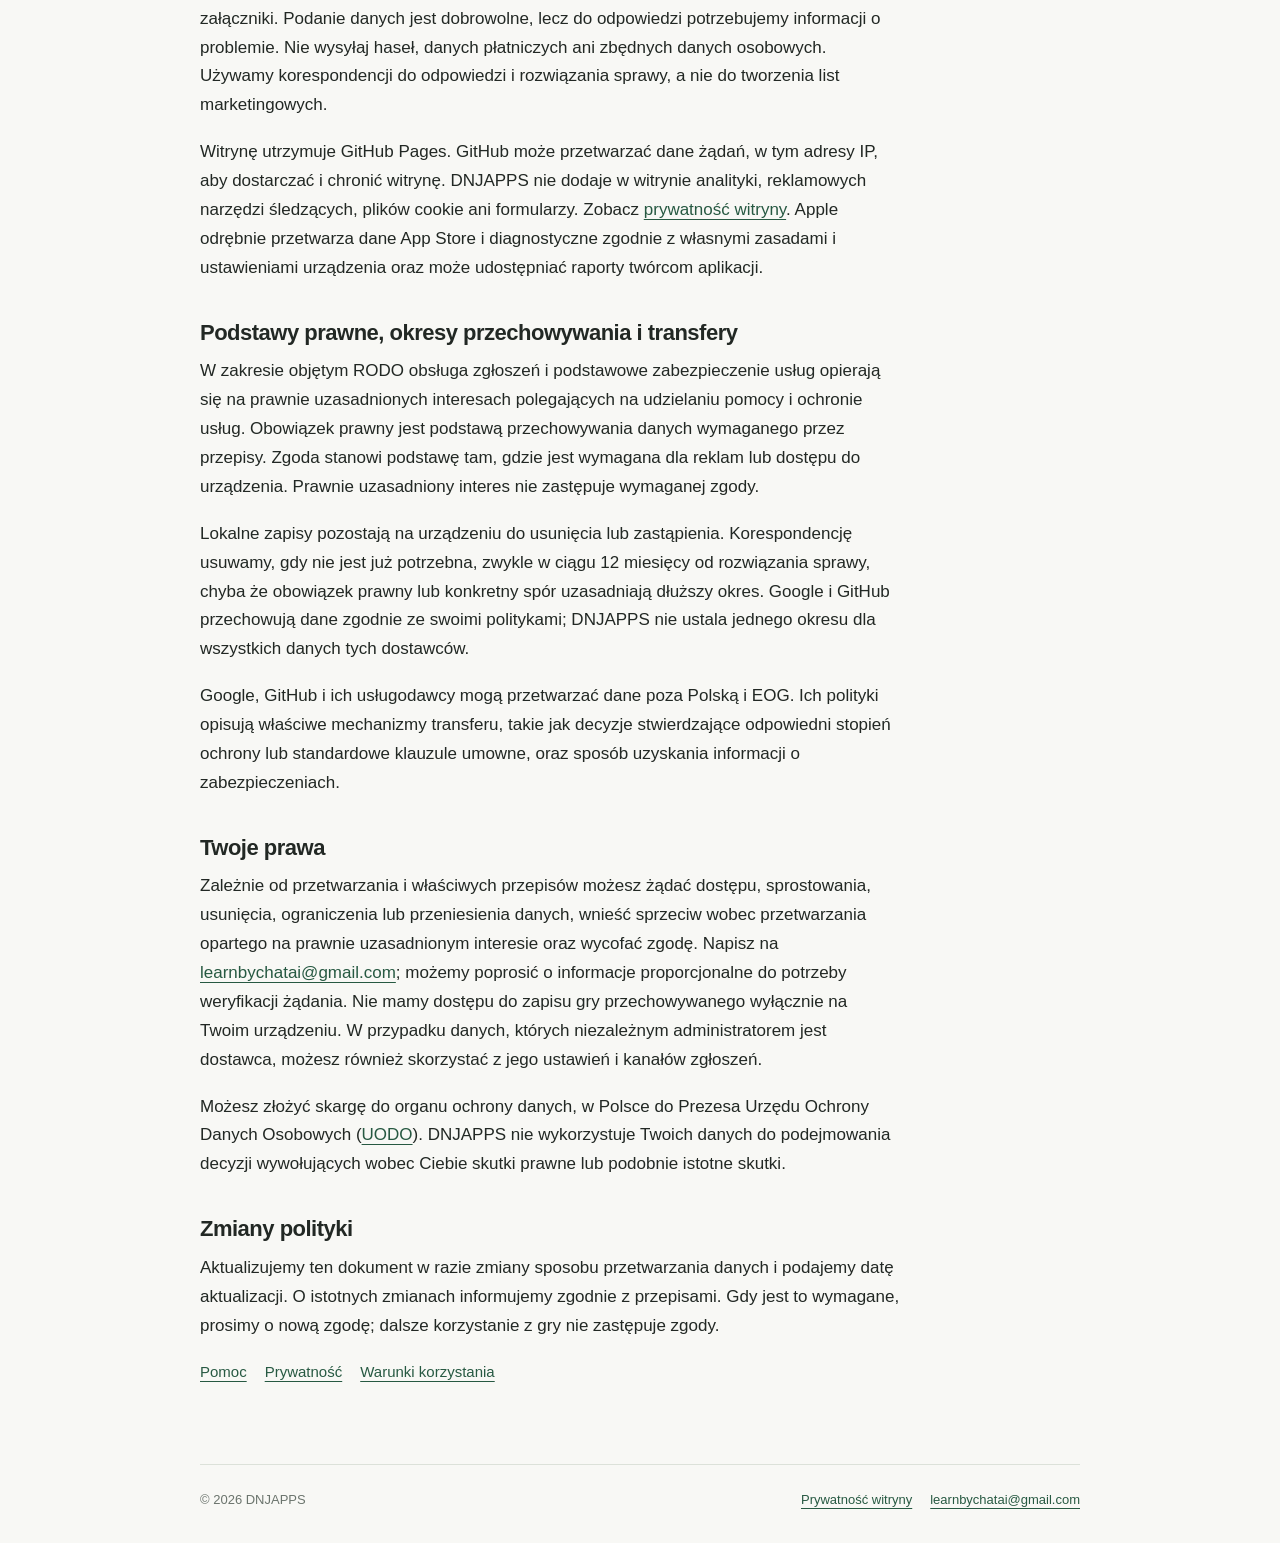
<file: clover-dash/pl/privacy.html>
<!doctype html>
<html lang="pl"><head><meta charset="utf-8"><meta name="viewport" content="width=device-width,initial-scale=1"><title>Polityka prywatności · Clover Dash · DNJAPPS</title><meta name="description" content="Independent apps by DNJAPPS. Official app information, support and privacy."><meta name="theme-color" content="#f8f8f5"><link rel="canonical" href="https://dnjapps.live/clover-dash/pl/privacy.html"><link rel="icon" href="/assets/favicon.svg" type="image/svg+xml"><link rel="stylesheet" href="/assets/site.css"></head><body><header><a class="brand" href="/">DNJAPPS<span aria-hidden="true">.</span></a><a class="toplink" href="mailto:learnbychatai@gmail.com">Kontakt</a></header><main><article class="article"><p class="back"><a href="/clover-dash/">← Clover Dash</a></p><h1>Polityka prywatności</h1><p class="lang"><a href="../privacy.html" hreflang="en">English</a></p><p class="meta">Aktualizacja: 18 października 2026 r.</p><h2>Wersja 1.1 i opcjonalne zakupy</h2><p>Wersja 1.1 korzysta z reklam pełnoekranowych Google AdMob między ukończonymi przejazdami, zgodnie z opisanymi niżej wyborami dotyczącymi prywatności. Informacje o reklamach dotyczą wersji 1.1 oraz wcześniejszych wersji z reklamami.</p><p>Wersja 1.1 oferuje Moonbeam i Figaro jako opcjonalne, jednorazowe zakupy przez Apple; Figaro zawiera frak jeździecki. StoreKit weryfikuje uprawnienia na urządzeniu i przywraca je za pomocą konta Apple. DNJAPPS nie otrzymuje danych karty, danych logowania do konta Apple ani indywidualnej historii zakupów na własne serwery. Apple obsługuje płatności i transakcje zgodnie ze swoją polityką prywatności oraz udostępnia twórcom raporty sprzedaży. Zakupione konie można przywrócić; zdobyte gwiazdki, klejnoty i rekordy pozostają lokalne. Instrukcje przywracania są w sekcji <a href="support.html">pomocy</a>.</p><h2>O tej polityce</h2><p>Polityka dotyczy Clover Dash, gry wydawanej pod marką DNJAPPS. Pytania i żądania dotyczące prywatności kieruj na <a href="mailto:learnbychatai@gmail.com">learnbychatai@gmail.com</a>.</p><p>Clover Dash korzysta z Google AdMob w wersjach z włączonymi reklamami. Poniższe informacje o reklamach obowiązują zawsze, gdy reklamy są włączone. Ich dostępność może zależeć od wersji aplikacji, regionu, połączenia i wyborów dotyczących prywatności. Wersja bez reklam nie wysyła żądań reklamowych. Ta polityka informuje o przetwarzaniu danych — nie stanowi zgody na reklamy ani śledzenie.</p><h2>Postępy i udostępnianie</h2><p>Nie trzeba zakładać konta. Postępy, stroje, gwiazdki, klejnoty, ustawienia i rekordy są zapisywane na urządzeniu. DNJAPPS nie prowadzi usługi zapisu w chmurze ani nie otrzymuje kopii lokalnego zapisu. Usunięcie aplikacji lub utrata urządzenia mogą spowodować utratę tych danych.</p><p>Opcjonalne udostępnianie tworzy tymczasową grafikę z wynikiem i otwiera systemowe menu udostępniania. To Ty wybierasz odbiorcę lub aplikację; gra nie wysyła obrazu automatycznie. Plik tymczasowy jest usuwany po udostępnieniu lub anulowaniu. Wybrana usługa przetwarza obraz zgodnie z własnymi zasadami.</p><h2>Google AdMob</h2><p>Gdy reklamy są włączone, pakiet Google Mobile Ads może przetwarzać adres IP i przybliżoną lokalizację ustaloną na jego podstawie, identyfikatory urządzenia lub aplikacji, wyświetlenia i interakcje z reklamami, interakcje z aplikacją, raporty o awariach oraz dane o wydajności i inne dane diagnostyczne. Służą one wyświetlaniu i pomiarowi reklam, zapobieganiu nadużyciom oraz niezawodności usług. Przybliżona lokalizacja nie wymaga dostępu do dokładnej lokalizacji GPS.</p><p>Dane reklamowe są przekazywane Google oraz partnerom reklamowym, jeżeli uczestniczą w obsłudze danej reklamy. DNJAPPS może otrzymywać raporty reklamowe. Google określa część celów przetwarzania w ramach własnych usług. Szczegóły i dostępne ustawienia opisują <a href="https://policies.google.com/privacy?hl=pl">Polityka prywatności Google</a> oraz <a href="https://policies.google.com/technologies/partner-sites?hl=pl">informacje o korzystaniu z danych z aplikacji</a>. Brak imienia i nazwiska lub konta nie oznacza, że wszystkie dane reklamowe są anonimowe.</p><h2>Ochrona danych przez podmioty trzecie</h2><p>Podmioty trzecie, którym Clover Dash udostępnia dane użytkowników, w tym dostawcy usług reklamowych, muszą zapewniać taki sam lub równoważny poziom ochrony tych danych jak opisany w tej polityce prywatności i wymagany przez wytyczne Apple App Review. Obejmuje to wykorzystywanie danych wyłącznie do ujawnionych celów oraz przestrzeganie obowiązujących wymagań dotyczących zgody, bezpieczeństwa, przechowywania i usuwania danych. Przetwarzanie przez Google podlega opublikowanym politykom prywatności Google i mającym zastosowanie <a href="https://business.safety.google/adscontrollerterms/">warunkom ochrony danych Google Ads</a>. Te zabezpieczenia nie zastępują Twoich wyborów dotyczących prywatności ani zgody wymaganej przez prawo.</p><h2>Wybory dotyczące prywatności i dzieci</h2><p>Integracja reklamowa gry korzysta z reklam niespersonalizowanych i filtra treści reklam Google dla odbiorców w każdym wieku. Ogranicza to reklamy oparte na zainteresowaniach, ale nie eliminuje przetwarzania danych technicznych. DNJAPPS nie prosi dzieci o podawanie danych osobowych. W sprawach pomocy dla dziecka powinien kontaktować się rodzic lub opiekun; może on również napisać na <a href="mailto:learnbychatai@gmail.com">learnbychatai@gmail.com</a> w sprawie usunięcia danych.</p><p>Przed uruchomieniem reklam mechanizm zgody Google zbiera regionalne wybory dotyczące prywatności tam, gdzie są wymagane, oraz zgodę Apple App Tracking Transparency. Są to odrębne decyzje: zgoda w komunikacie Google nie zastępuje odmowy w komunikacie Apple. Za zgodą użytkownika Google AdMob może używać identyfikatora reklamowego urządzenia do łączenia aktywności reklamowej w aplikacjach i witrynach innych firm w celu pomiaru reklam. Gra pozostawia personalizację reklam i własne identyfikatory wydawcy wyłączone.</p><p>Jeśli zgoda Apple na śledzenie została odrzucona, jest ograniczona lub nie została jeszcze udzielona, Google Mobile Ads nie wysyła identyfikatora reklamowego IDFA w żądaniach reklam. Reklamy kontekstowe i niespersonalizowane mogą być nadal wyświetlane, jeśli pozwalają na to regionalne wybory dotyczące zgody; po odmowie zgody na zapis danych na urządzeniu mogą być dostępne reklamy ograniczone. Aplikacja nie włącza własnych identyfikatorów wydawcy, personalizacji, fingerprintingu ani alternatywnego identyfikatora śledzącego między firmami w celu obejścia wyboru Apple. Pełna gra pozostaje dostępna niezależnie od decyzji. Usługa zgody Google może przetwarzać dane techniczne, takie jak adres IP, w celu ustalenia właściwego komunikatu prywatności; ta weryfikacja jest odrębna od reklam i nie uprawnia do śledzenia. Reklamy pozostają niedostępne również wtedy, gdy regionalna weryfikacja zgody nie powiedzie się lub nie zezwala na żądania reklam.</p><p>Otwórz ekran główny → Ustawienia (koło zębate) → Prywatność i pomoc (ikona informacji) i wybierz Opcje reklam, aby zmienić lub wycofać regionalną zgodę tam, gdzie ta opcja jest wymagana. Ustawienia reklam pozwalają ponowić nieukończoną konfigurację. Opcja Zgłoś reklamę umożliwia kontakt z pomocą w sprawie nieodpowiedniej reklamy. Odrębną zgodą Apple na śledzenie zarządzasz w Ustawieniach iOS → Prywatność i ochrona → Śledzenie. Wybór prywatności Google nie zastępuje zgody Apple. Wycofanie zgody nie wpływa na zgodność z prawem wcześniejszego przetwarzania. Reklamy niespersonalizowane również mogą wymagać zgody na podstawie lokalnych przepisów.</p><h2>Pomoc, witryna i Apple</h2><p>Gdy piszesz do pomocy, otrzymujemy przez Gmail Twój adres e-mail, treść wiadomości i załączniki. Podanie danych jest dobrowolne, lecz do odpowiedzi potrzebujemy informacji o problemie. Nie wysyłaj haseł, danych płatniczych ani zbędnych danych osobowych. Używamy korespondencji do odpowiedzi i rozwiązania sprawy, a nie do tworzenia list marketingowych.</p><p>Witrynę utrzymuje GitHub Pages. GitHub może przetwarzać dane żądań, w tym adresy IP, aby dostarczać i chronić witrynę. DNJAPPS nie dodaje w witrynie analityki, reklamowych narzędzi śledzących, plików cookie ani formularzy. Zobacz <a href="/privacy.html#pl">prywatność witryny</a>. Apple odrębnie przetwarza dane App Store i diagnostyczne zgodnie z własnymi zasadami i ustawieniami urządzenia oraz może udostępniać raporty twórcom aplikacji.</p><h2>Podstawy prawne, okresy przechowywania i transfery</h2><p>W zakresie objętym RODO obsługa zgłoszeń i podstawowe zabezpieczenie usług opierają się na prawnie uzasadnionych interesach polegających na udzielaniu pomocy i ochronie usług. Obowiązek prawny jest podstawą przechowywania danych wymaganego przez przepisy. Zgoda stanowi podstawę tam, gdzie jest wymagana dla reklam lub dostępu do urządzenia. Prawnie uzasadniony interes nie zastępuje wymaganej zgody.</p><p>Lokalne zapisy pozostają na urządzeniu do usunięcia lub zastąpienia. Korespondencję usuwamy, gdy nie jest już potrzebna, zwykle w ciągu 12 miesięcy od rozwiązania sprawy, chyba że obowiązek prawny lub konkretny spór uzasadniają dłuższy okres. Google i GitHub przechowują dane zgodnie ze swoimi politykami; DNJAPPS nie ustala jednego okresu dla wszystkich danych tych dostawców.</p><p>Google, GitHub i ich usługodawcy mogą przetwarzać dane poza Polską i EOG. Ich polityki opisują właściwe mechanizmy transferu, takie jak decyzje stwierdzające odpowiedni stopień ochrony lub standardowe klauzule umowne, oraz sposób uzyskania informacji o zabezpieczeniach.</p><h2>Twoje prawa</h2><p>Zależnie od przetwarzania i właściwych przepisów możesz żądać dostępu, sprostowania, usunięcia, ograniczenia lub przeniesienia danych, wnieść sprzeciw wobec przetwarzania opartego na prawnie uzasadnionym interesie oraz wycofać zgodę. Napisz na <a href="mailto:learnbychatai@gmail.com">learnbychatai@gmail.com</a>; możemy poprosić o informacje proporcjonalne do potrzeby weryfikacji żądania. Nie mamy dostępu do zapisu gry przechowywanego wyłącznie na Twoim urządzeniu. W przypadku danych, których niezależnym administratorem jest dostawca, możesz również skorzystać z jego ustawień i kanałów zgłoszeń.</p><p>Możesz złożyć skargę do organu ochrony danych, w Polsce do Prezesa Urzędu Ochrony Danych Osobowych (<a href="https://uodo.gov.pl/">UODO</a>). DNJAPPS nie wykorzystuje Twoich danych do podejmowania decyzji wywołujących wobec Ciebie skutki prawne lub podobnie istotne skutki.</p><h2>Zmiany polityki</h2><p>Aktualizujemy ten dokument w razie zmiany sposobu przetwarzania danych i podajemy datę aktualizacji. O istotnych zmianach informujemy zgodnie z przepisami. Gdy jest to wymagane, prosimy o nową zgodę; dalsze korzystanie z gry nie zastępuje zgody.</p><nav class="links"><a href="support.html">Pomoc</a><a href="privacy.html">Prywatność</a><a href="terms.html">Warunki korzystania</a></nav></article></main><footer><span>© 2026 DNJAPPS</span><div class="links"><a href="/privacy.html">Prywatność witryny</a><a href="mailto:learnbychatai@gmail.com">learnbychatai@gmail.com</a></div></footer></body></html>
</file>
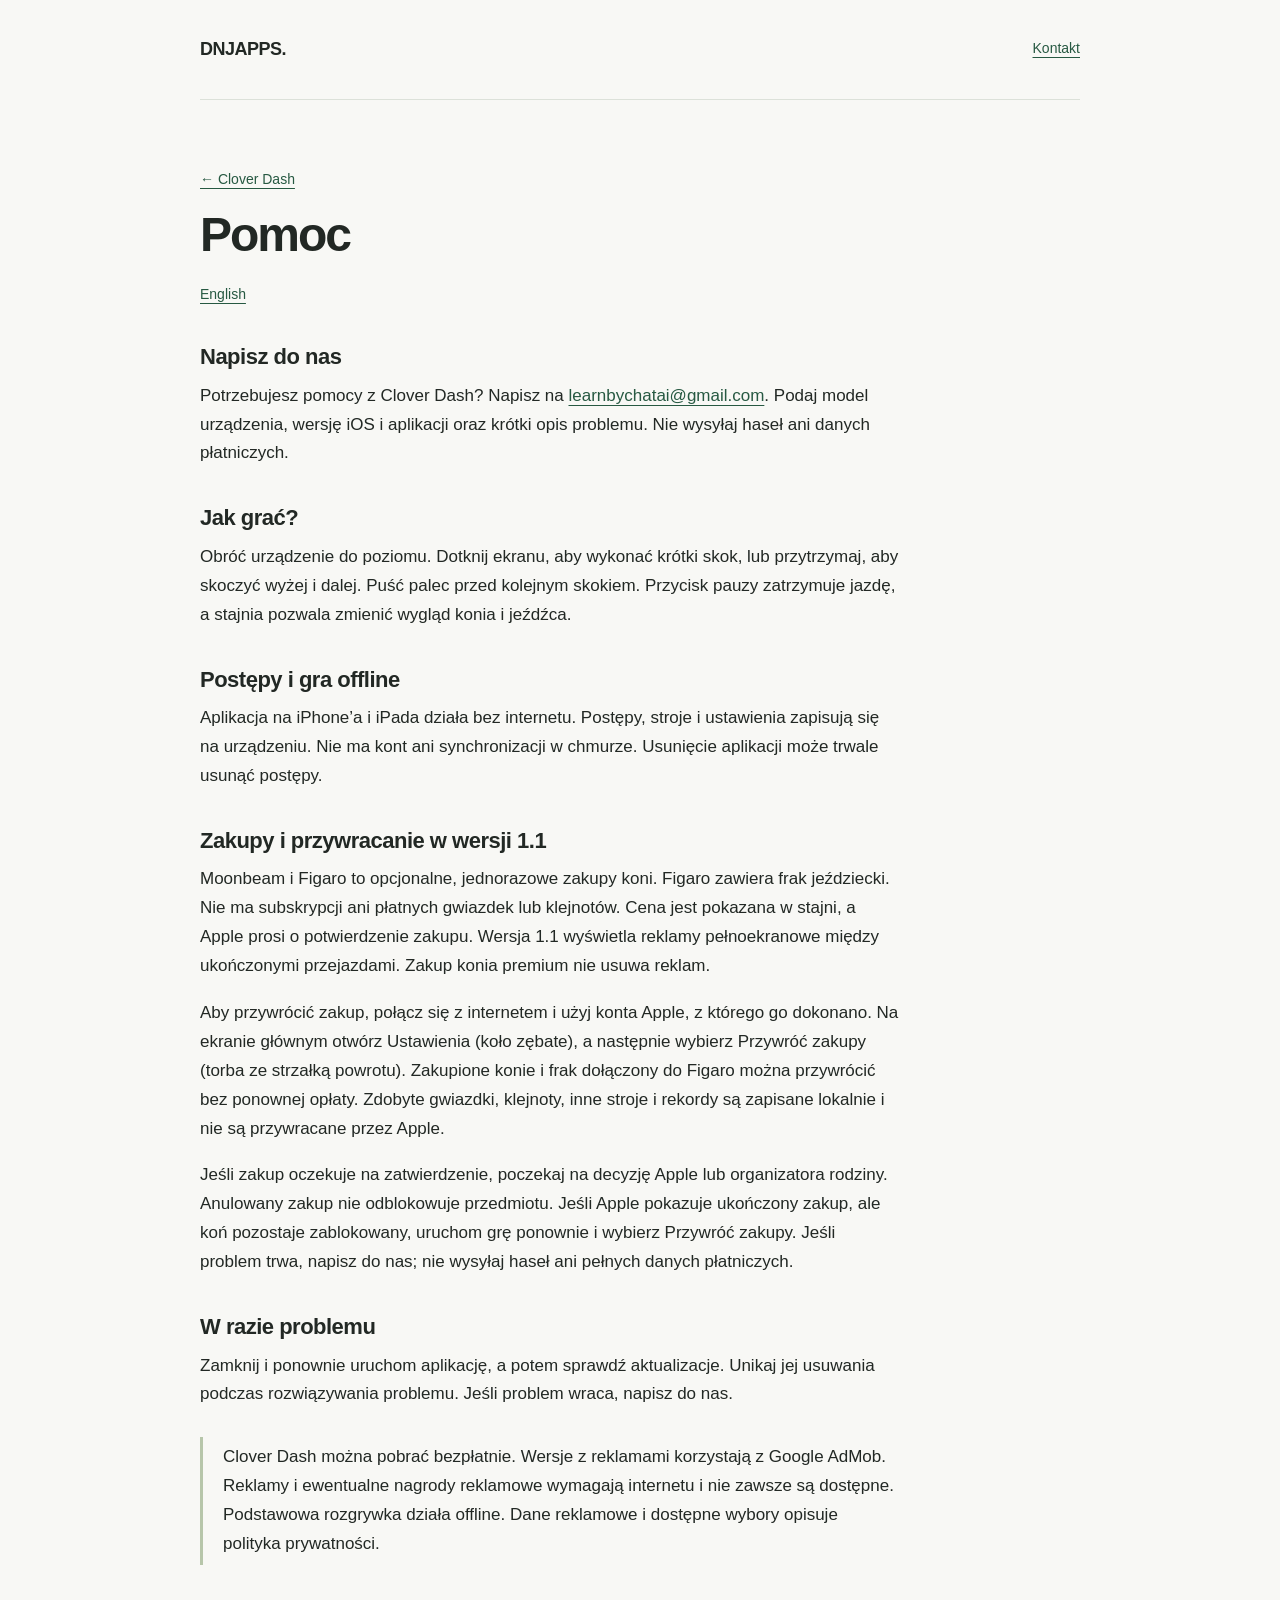
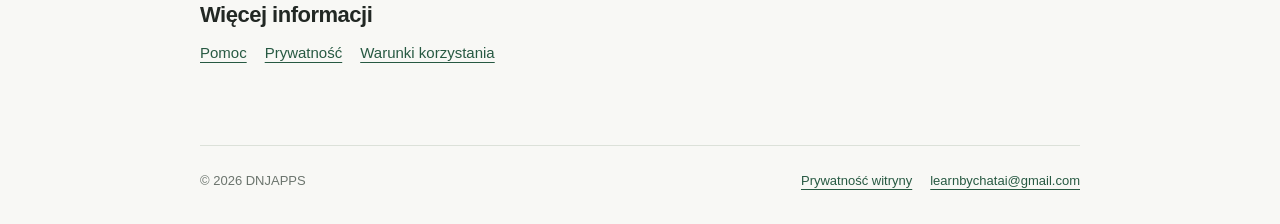
<file: clover-dash/pl/support.html>
<!doctype html>
<html lang="pl"><head><meta charset="utf-8"><meta name="viewport" content="width=device-width,initial-scale=1"><title>Pomoc · Clover Dash · DNJAPPS</title><meta name="description" content="Independent apps by DNJAPPS. Official app information, support and privacy."><meta name="theme-color" content="#f8f8f5"><link rel="canonical" href="https://dnjapps.live/clover-dash/pl/support.html"><link rel="icon" href="/assets/favicon.svg" type="image/svg+xml"><link rel="stylesheet" href="/assets/site.css"></head><body><header><a class="brand" href="/">DNJAPPS<span aria-hidden="true">.</span></a><a class="toplink" href="mailto:learnbychatai@gmail.com">Kontakt</a></header><main><article class="article"><p class="back"><a href="/clover-dash/">← Clover Dash</a></p><h1>Pomoc</h1><p class="lang"><a href="../support.html" hreflang="en">English</a></p><h2>Napisz do nas</h2><p>Potrzebujesz pomocy z Clover Dash? Napisz na <a href="mailto:learnbychatai@gmail.com">learnbychatai@gmail.com</a>. Podaj model urządzenia, wersję iOS i aplikacji oraz krótki opis problemu. Nie wysyłaj haseł ani danych płatniczych.</p><h2>Jak grać?</h2><p>Obróć urządzenie do poziomu. Dotknij ekranu, aby wykonać krótki skok, lub przytrzymaj, aby skoczyć wyżej i dalej. Puść palec przed kolejnym skokiem. Przycisk pauzy zatrzymuje jazdę, a stajnia pozwala zmienić wygląd konia i jeźdźca.</p><h2>Postępy i gra offline</h2><p>Aplikacja na iPhone’a i iPada działa bez internetu. Postępy, stroje i ustawienia zapisują się na urządzeniu. Nie ma kont ani synchronizacji w chmurze. Usunięcie aplikacji może trwale usunąć postępy.</p><h2>Zakupy i przywracanie w wersji 1.1</h2><p>Moonbeam i Figaro to opcjonalne, jednorazowe zakupy koni. Figaro zawiera frak jeździecki. Nie ma subskrypcji ani płatnych gwiazdek lub klejnotów. Cena jest pokazana w stajni, a Apple prosi o potwierdzenie zakupu. Wersja 1.1 wyświetla reklamy pełnoekranowe między ukończonymi przejazdami. Zakup konia premium nie usuwa reklam.</p><p>Aby przywrócić zakup, połącz się z internetem i użyj konta Apple, z którego go dokonano. Na ekranie głównym otwórz Ustawienia (koło zębate), a następnie wybierz Przywróć zakupy (torba ze strzałką powrotu). Zakupione konie i frak dołączony do Figaro można przywrócić bez ponownej opłaty. Zdobyte gwiazdki, klejnoty, inne stroje i rekordy są zapisane lokalnie i nie są przywracane przez Apple.</p><p>Jeśli zakup oczekuje na zatwierdzenie, poczekaj na decyzję Apple lub organizatora rodziny. Anulowany zakup nie odblokowuje przedmiotu. Jeśli Apple pokazuje ukończony zakup, ale koń pozostaje zablokowany, uruchom grę ponownie i wybierz Przywróć zakupy. Jeśli problem trwa, napisz do nas; nie wysyłaj haseł ani pełnych danych płatniczych.</p><h2>W razie problemu</h2><p>Zamknij i ponownie uruchom aplikację, a potem sprawdź aktualizacje. Unikaj jej usuwania podczas rozwiązywania problemu. Jeśli problem wraca, napisz do nas.</p><p class="note">Clover Dash można pobrać bezpłatnie. Wersje z reklamami korzystają z Google AdMob. Reklamy i ewentualne nagrody reklamowe wymagają internetu i nie zawsze są dostępne. Podstawowa rozgrywka działa offline. Dane reklamowe i dostępne wybory opisuje polityka prywatności.</p><h2>Więcej informacji</h2><nav class="links"><a href="support.html">Pomoc</a><a href="privacy.html">Prywatność</a><a href="terms.html">Warunki korzystania</a></nav></article></main><footer><span>© 2026 DNJAPPS</span><div class="links"><a href="/privacy.html">Prywatność witryny</a><a href="mailto:learnbychatai@gmail.com">learnbychatai@gmail.com</a></div></footer></body></html>
</file>
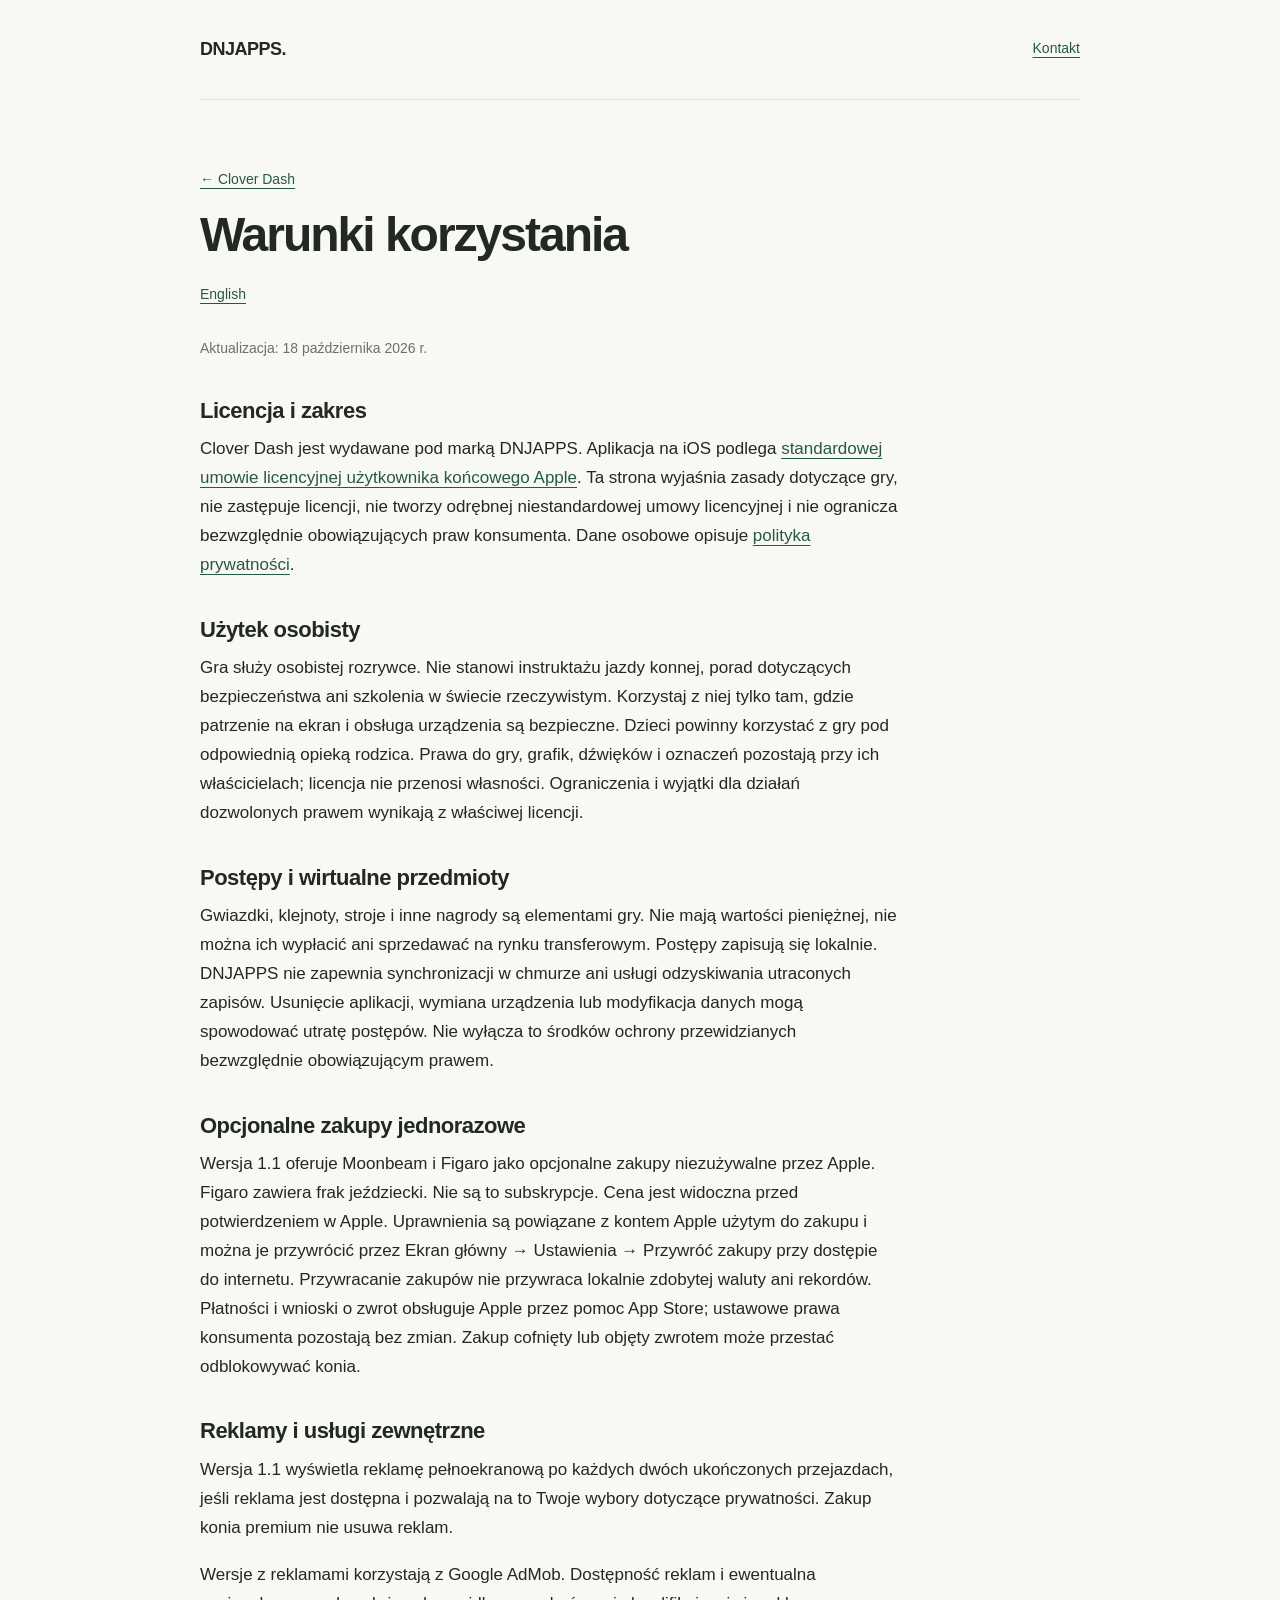
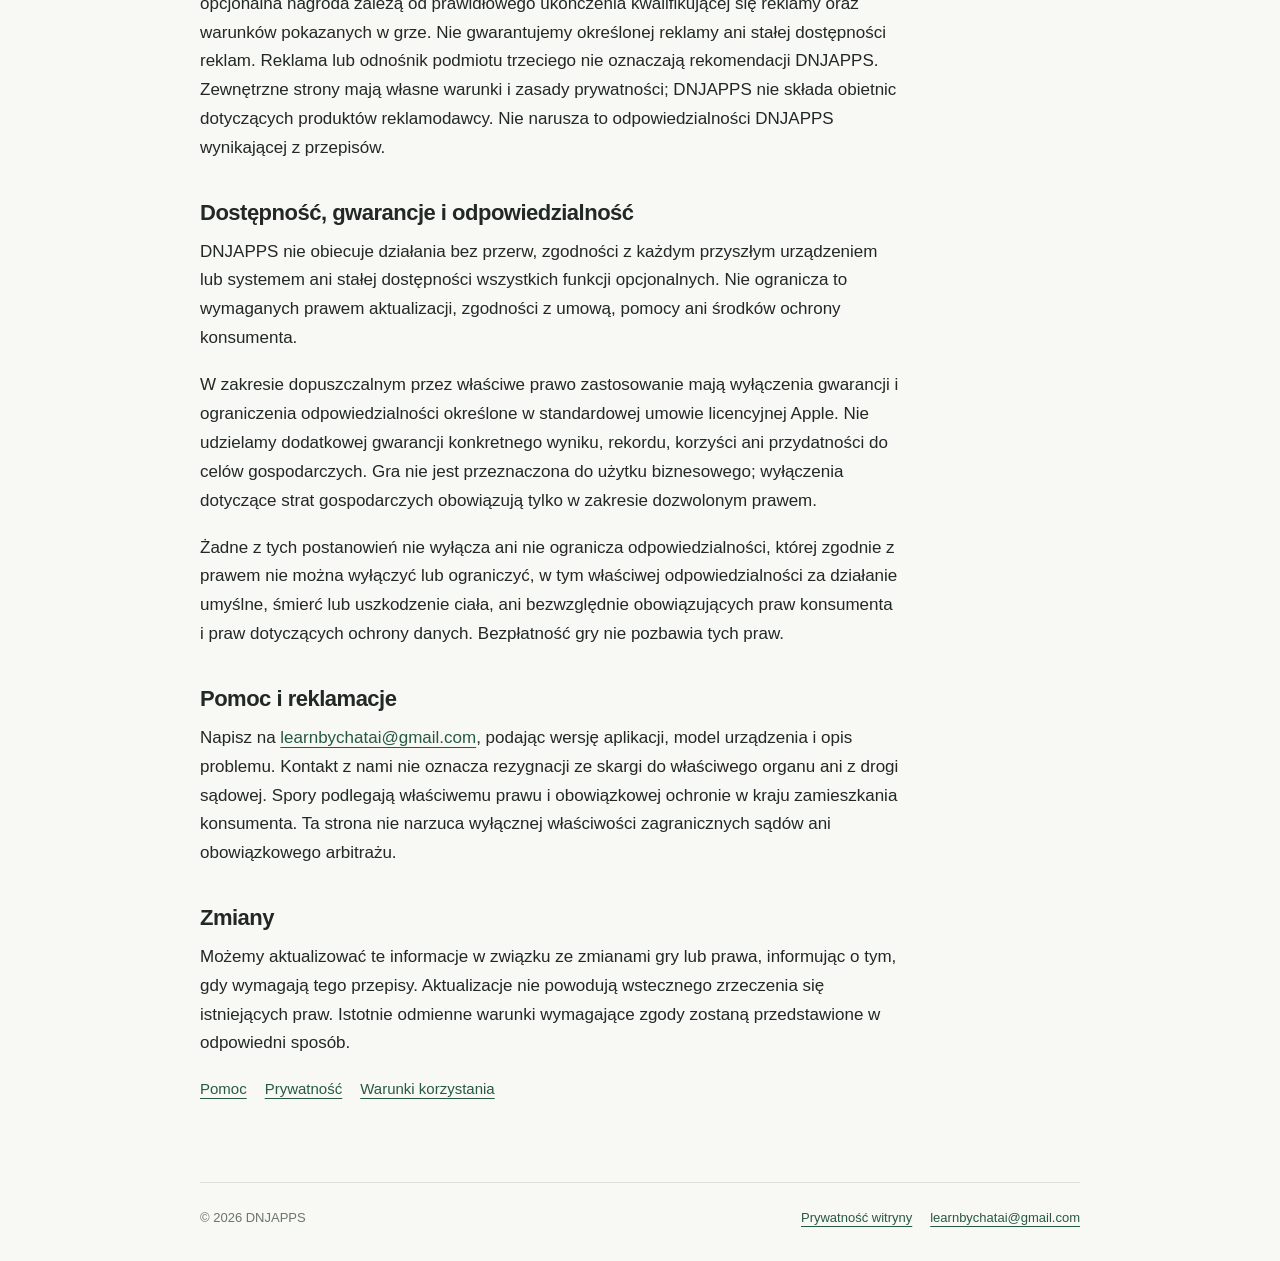
<file: clover-dash/pl/terms.html>
<!doctype html>
<html lang="pl"><head><meta charset="utf-8"><meta name="viewport" content="width=device-width,initial-scale=1"><title>Warunki korzystania · Clover Dash · DNJAPPS</title><meta name="description" content="Independent apps by DNJAPPS. Official app information, support and privacy."><meta name="theme-color" content="#f8f8f5"><link rel="canonical" href="https://dnjapps.live/clover-dash/pl/terms.html"><link rel="icon" href="/assets/favicon.svg" type="image/svg+xml"><link rel="stylesheet" href="/assets/site.css"></head><body><header><a class="brand" href="/">DNJAPPS<span aria-hidden="true">.</span></a><a class="toplink" href="mailto:learnbychatai@gmail.com">Kontakt</a></header><main><article class="article"><p class="back"><a href="/clover-dash/">← Clover Dash</a></p><h1>Warunki korzystania</h1><p class="lang"><a href="../terms.html" hreflang="en">English</a></p><p class="meta">Aktualizacja: 18 października 2026 r.</p><h2>Licencja i zakres</h2><p>Clover Dash jest wydawane pod marką DNJAPPS. Aplikacja na iOS podlega <a href="https://www.apple.com/legal/internet-services/itunes/dev/stdeula/">standardowej umowie licencyjnej użytkownika końcowego Apple</a>. Ta strona wyjaśnia zasady dotyczące gry, nie zastępuje licencji, nie tworzy odrębnej niestandardowej umowy licencyjnej i nie ogranicza bezwzględnie obowiązujących praw konsumenta. Dane osobowe opisuje <a href="privacy.html">polityka prywatności</a>.</p><h2>Użytek osobisty</h2><p>Gra służy osobistej rozrywce. Nie stanowi instruktażu jazdy konnej, porad dotyczących bezpieczeństwa ani szkolenia w świecie rzeczywistym. Korzystaj z niej tylko tam, gdzie patrzenie na ekran i obsługa urządzenia są bezpieczne. Dzieci powinny korzystać z gry pod odpowiednią opieką rodzica. Prawa do gry, grafik, dźwięków i oznaczeń pozostają przy ich właścicielach; licencja nie przenosi własności. Ograniczenia i wyjątki dla działań dozwolonych prawem wynikają z właściwej licencji.</p><h2>Postępy i wirtualne przedmioty</h2><p>Gwiazdki, klejnoty, stroje i inne nagrody są elementami gry. Nie mają wartości pieniężnej, nie można ich wypłacić ani sprzedawać na rynku transferowym. Postępy zapisują się lokalnie. DNJAPPS nie zapewnia synchronizacji w chmurze ani usługi odzyskiwania utraconych zapisów. Usunięcie aplikacji, wymiana urządzenia lub modyfikacja danych mogą spowodować utratę postępów. Nie wyłącza to środków ochrony przewidzianych bezwzględnie obowiązującym prawem.</p><h2>Opcjonalne zakupy jednorazowe</h2><p>Wersja 1.1 oferuje Moonbeam i Figaro jako opcjonalne zakupy niezużywalne przez Apple. Figaro zawiera frak jeździecki. Nie są to subskrypcje. Cena jest widoczna przed potwierdzeniem w Apple. Uprawnienia są powiązane z kontem Apple użytym do zakupu i można je przywrócić przez Ekran główny → Ustawienia → Przywróć zakupy przy dostępie do internetu. Przywracanie zakupów nie przywraca lokalnie zdobytej waluty ani rekordów. Płatności i wnioski o zwrot obsługuje Apple przez pomoc App Store; ustawowe prawa konsumenta pozostają bez zmian. Zakup cofnięty lub objęty zwrotem może przestać odblokowywać konia.</p><h2>Reklamy i usługi zewnętrzne</h2><p>Wersja 1.1 wyświetla reklamę pełnoekranową po każdych dwóch ukończonych przejazdach, jeśli reklama jest dostępna i pozwalają na to Twoje wybory dotyczące prywatności. Zakup konia premium nie usuwa reklam.</p><p>Wersje z reklamami korzystają z Google AdMob. Dostępność reklam i ewentualna opcjonalna nagroda zależą od prawidłowego ukończenia kwalifikującej się reklamy oraz warunków pokazanych w grze. Nie gwarantujemy określonej reklamy ani stałej dostępności reklam. Reklama lub odnośnik podmiotu trzeciego nie oznaczają rekomendacji DNJAPPS. Zewnętrzne strony mają własne warunki i zasady prywatności; DNJAPPS nie składa obietnic dotyczących produktów reklamodawcy. Nie narusza to odpowiedzialności DNJAPPS wynikającej z przepisów.</p><h2>Dostępność, gwarancje i odpowiedzialność</h2><p>DNJAPPS nie obiecuje działania bez przerw, zgodności z każdym przyszłym urządzeniem lub systemem ani stałej dostępności wszystkich funkcji opcjonalnych. Nie ogranicza to wymaganych prawem aktualizacji, zgodności z umową, pomocy ani środków ochrony konsumenta.</p><p>W zakresie dopuszczalnym przez właściwe prawo zastosowanie mają wyłączenia gwarancji i ograniczenia odpowiedzialności określone w standardowej umowie licencyjnej Apple. Nie udzielamy dodatkowej gwarancji konkretnego wyniku, rekordu, korzyści ani przydatności do celów gospodarczych. Gra nie jest przeznaczona do użytku biznesowego; wyłączenia dotyczące strat gospodarczych obowiązują tylko w zakresie dozwolonym prawem.</p><p>Żadne z tych postanowień nie wyłącza ani nie ogranicza odpowiedzialności, której zgodnie z prawem nie można wyłączyć lub ograniczyć, w tym właściwej odpowiedzialności za działanie umyślne, śmierć lub uszkodzenie ciała, ani bezwzględnie obowiązujących praw konsumenta i praw dotyczących ochrony danych. Bezpłatność gry nie pozbawia tych praw.</p><h2>Pomoc i reklamacje</h2><p>Napisz na <a href="mailto:learnbychatai@gmail.com">learnbychatai@gmail.com</a>, podając wersję aplikacji, model urządzenia i opis problemu. Kontakt z nami nie oznacza rezygnacji ze skargi do właściwego organu ani z drogi sądowej. Spory podlegają właściwemu prawu i obowiązkowej ochronie w kraju zamieszkania konsumenta. Ta strona nie narzuca wyłącznej właściwości zagranicznych sądów ani obowiązkowego arbitrażu.</p><h2>Zmiany</h2><p>Możemy aktualizować te informacje w związku ze zmianami gry lub prawa, informując o tym, gdy wymagają tego przepisy. Aktualizacje nie powodują wstecznego zrzeczenia się istniejących praw. Istotnie odmienne warunki wymagające zgody zostaną przedstawione w odpowiedni sposób.</p><nav class="links"><a href="support.html">Pomoc</a><a href="privacy.html">Prywatność</a><a href="terms.html">Warunki korzystania</a></nav></article></main><footer><span>© 2026 DNJAPPS</span><div class="links"><a href="/privacy.html">Prywatność witryny</a><a href="mailto:learnbychatai@gmail.com">learnbychatai@gmail.com</a></div></footer></body></html>
</file>
<file: assets/site.css>
*{box-sizing:border-box}html{color-scheme:light;scroll-behavior:smooth}body{margin:0;background:#f8f8f5;color:#222824;font:17px/1.7 -apple-system,BlinkMacSystemFont,"Segoe UI",sans-serif}a{color:#275942;text-underline-offset:4px}a:hover{color:#142e22}a:focus-visible{outline:3px solid #789e53;outline-offset:5px}header,main,footer{width:min(880px,calc(100% - 48px));margin:auto}header{display:flex;justify-content:space-between;gap:24px;align-items:center;padding:34px 0;border-bottom:1px solid #dce1d9}.brand{text-decoration:none;font-size:18px;font-weight:750;letter-spacing:-.5px;color:#222824}.toplink{font-size:14px}main{padding:68px 0 80px;min-height:65vh}h1{font-size:clamp(36px,6vw,58px);line-height:1.08;font-weight:650;letter-spacing:-2px;margin:12px 0 22px}h2{font-size:22px;line-height:1.3;letter-spacing:-.5px;margin:36px 0 10px}p{margin:0 0 18px}.eyebrow{font-size:12px;font-weight:650;letter-spacing:2px;text-transform:uppercase;color:#647367}.lead{font-size:20px;color:#616a62;max-width:560px}.card{margin-top:46px;border:1px solid #dce1d9;border-radius:18px;background:#fff;padding:28px;display:flex;align-items:center;gap:26px}.icon{width:96px;height:96px;border-radius:22px}.card h2{margin:0 0 6px;font-size:25px}.card p{margin-bottom:12px;color:#616a62}.links{display:flex;gap:18px;flex-wrap:wrap;font-size:15px}.article{max-width:700px}.article h1{font-size:clamp(34px,6vw,48px)}.meta,.muted{font-size:14px;color:#68726a}.lang{margin-bottom:30px;font-size:14px}.apphead{display:flex;gap:22px;align-items:center;margin-bottom:30px}.apphead h1{margin:0;font-size:46px}.apphead .icon{width:80px;height:80px}.back{font-size:14px}footer{border-top:1px solid #dce1d9;padding:24px 0 32px;color:#6b746d;font-size:13px;display:flex;justify-content:space-between;gap:16px;flex-wrap:wrap}footer .links{font-size:13px}.note{border-left:3px solid #b7c6aa;padding:6px 0 6px 20px;margin:28px 0}ul{padding-left:22px}@media(max-width:550px){header,main,footer{width:calc(100% - 36px)}header{padding:24px 0}main{padding:44px 0 56px}.card{align-items:flex-start;gap:18px;padding:22px;flex-direction:column}.card .icon{width:76px;height:76px}.apphead h1{font-size:34px}.apphead .icon{width:68px;height:68px}.lead{font-size:18px}}@media(prefers-reduced-motion:reduce){html{scroll-behavior:auto}}
</file>
